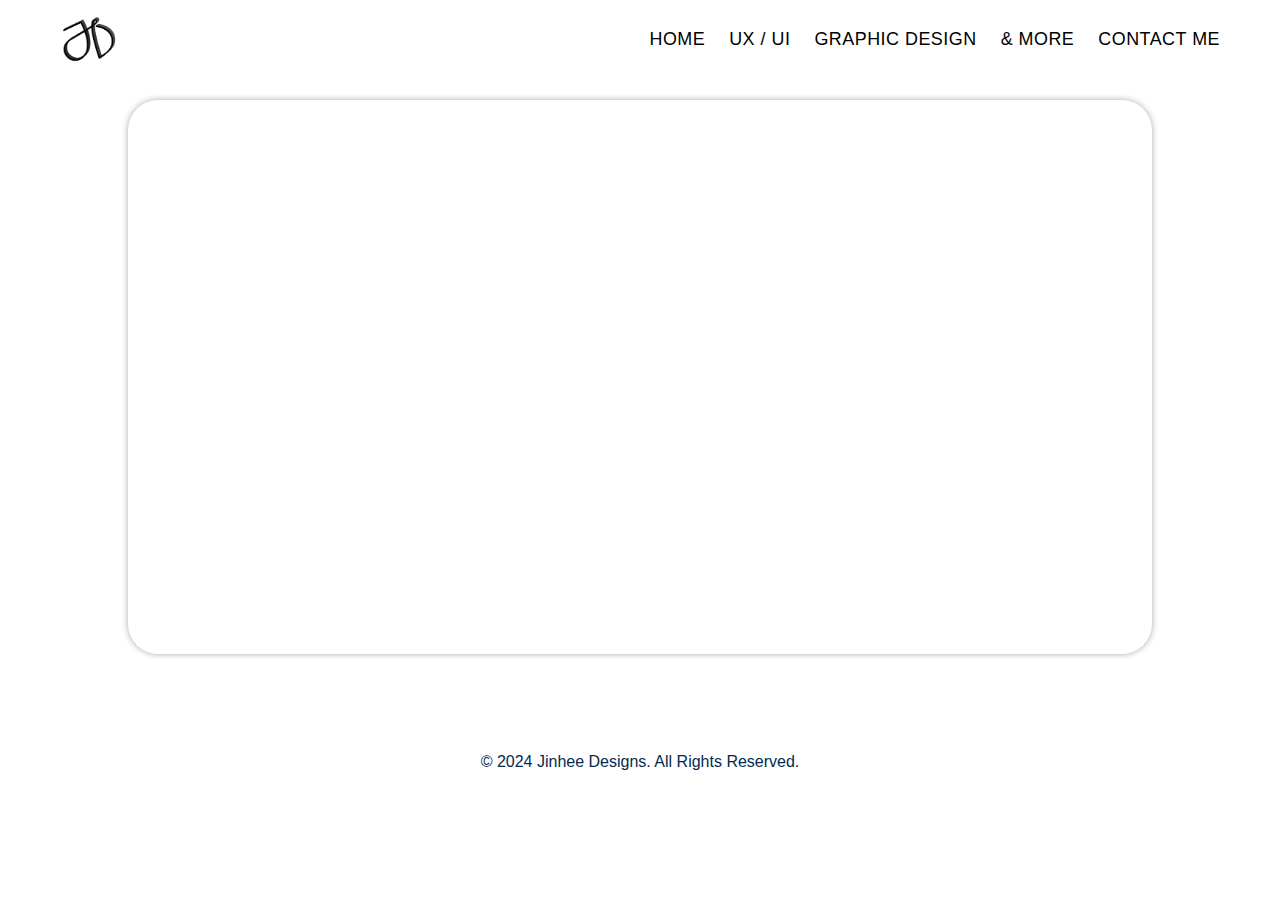
<file: 3rdmoon.html>
<!DOCTYPE html>
<html lang="en">
<head>
    <meta charset="UTF-8">
    <meta name="viewport" content="width=device-width,initial-scale=1.0">
    <link rel="stylesheet" href="global.css">
    <title>Multimedia Career Starter Kit</title>
</head>
<body>
    <header class="projectheader">
        <img src="assets/logo-icon.png" alt="Jinhee Designs logo symbol">
        <nav class="starterkit">
            <ul>
                <li><a href="index.html">Home</a></li>
                <li><a href="uxui.html">UX / UI</a></li>
                <li><a href="graphicdesign.html">Graphic Design</a></li>
                <li><a href="more.html">& more</a></li>
                <li><a href="contact.html">CONTACT ME</a></li>
            </ul>
        </nav>
    </header>
    <main>
        <div class="detail">
            <iframe class="responsive-iframe" src="https://www.figma.com/embed?embed_host=share&url=https%3A%2F%2Fwww.figma.com%2Fproto%2Fb0DztRNBhwgHIf1umZAw7a%2FDetail-Page%3Fpage-id%3D35%253A3%26node-id%3D238-7850%26viewport%3D-1911%252C1224%252C0.41%26t%3DMKya7hg2GHdy6RAW-1%26scaling%3Dscale-down-width%26content-scaling%3Dfixed%26hide-ui%3D1" allowfullscreen></iframe>
        </div>
    </main>
    <footer>
        <p class="copyright">&copy; 2024 Jinhee Designs. All Rights Reserved.</p>
    </footer>
</body>
</html>
</file>
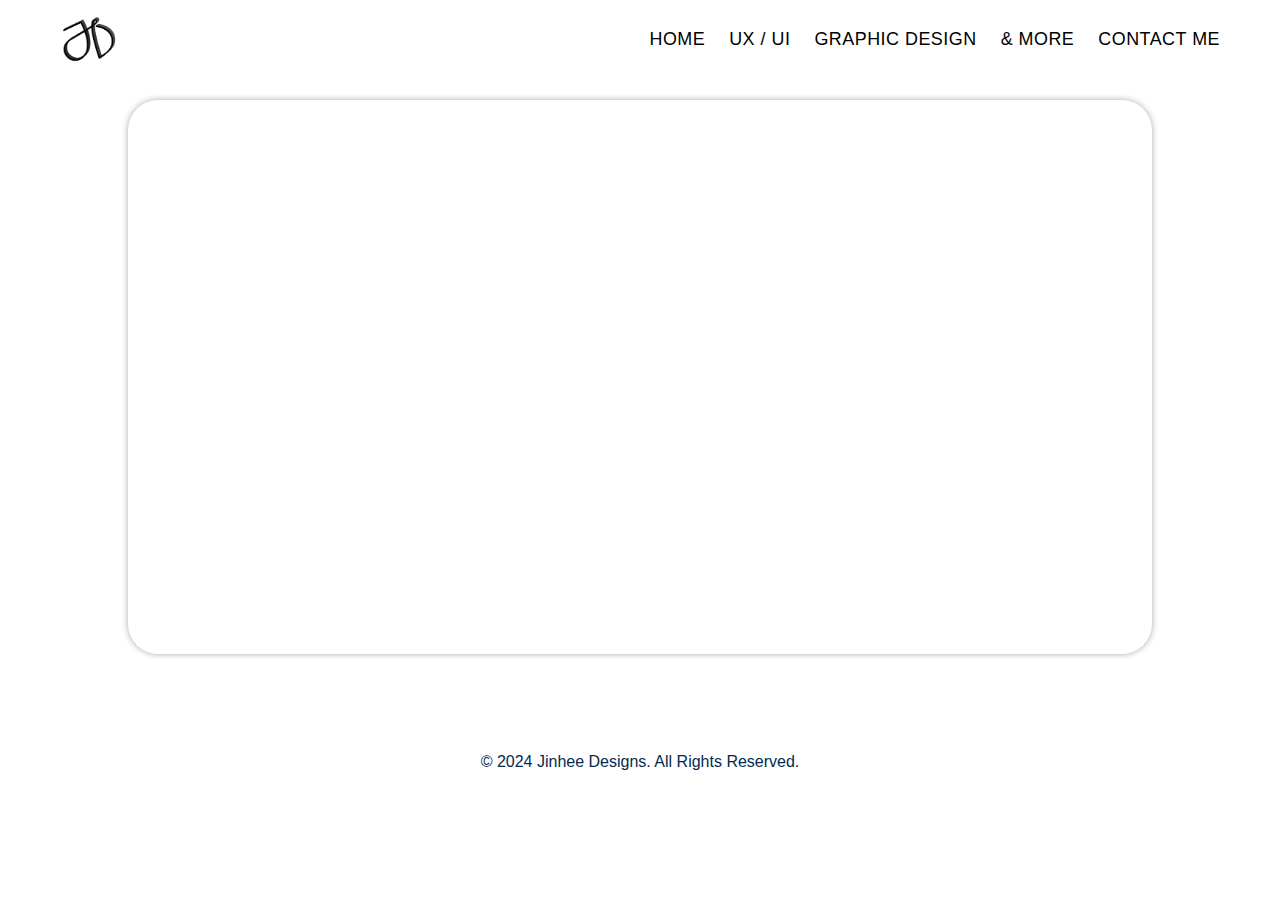
<file: backstories.html>
<!DOCTYPE html>
<html lang="en">
<head>
    <meta charset="UTF-8">
    <meta name="viewport" content="width=device-width,initial-scale=1.0">
    <link rel="stylesheet" href="global.css">
    <title>Multimedia Career Starter Kit</title>
</head>
<body>
    <header class="projectheader">
        <img src="assets/logo-icon.png" alt="Jinhee Designs logo symbol">
        <nav class="starterkit">
            <ul>
                <li><a href="index.html">Home</a></li>
                <li><a href="uxui.html">UX / UI</a></li>
                <li><a href="graphicdesign.html">Graphic Design</a></li>
                <li><a href="more.html">& more</a></li>
                <li><a href="contact.html">CONTACT ME</a></li>
            </ul>
        </nav>
    </header>
    <main>
        <div class="detail">
            <iframe class="responsive-iframe" src="https://www.figma.com/embed?embed_host=share&url=https%3A%2F%2Fwww.figma.com%2Fproto%2Fb0DztRNBhwgHIf1umZAw7a%2FDetail-Page%3Fpage-id%3D35%253A4%26node-id%3D214-4105%26viewport%3D501%252C1854%252C0.31%26t%3DegaRvMw2KvG54Rnw-1%26scaling%3Dscale-down-width%26content-scaling%3Dfixed%26hide-ui%3D1" allowfullscreen></iframe>
        </div>
    </main>
    <footer>
        <p class="copyright">&copy; 2024 Jinhee Designs. All Rights Reserved.</p>
    </footer>
</body>
</html>
</file>
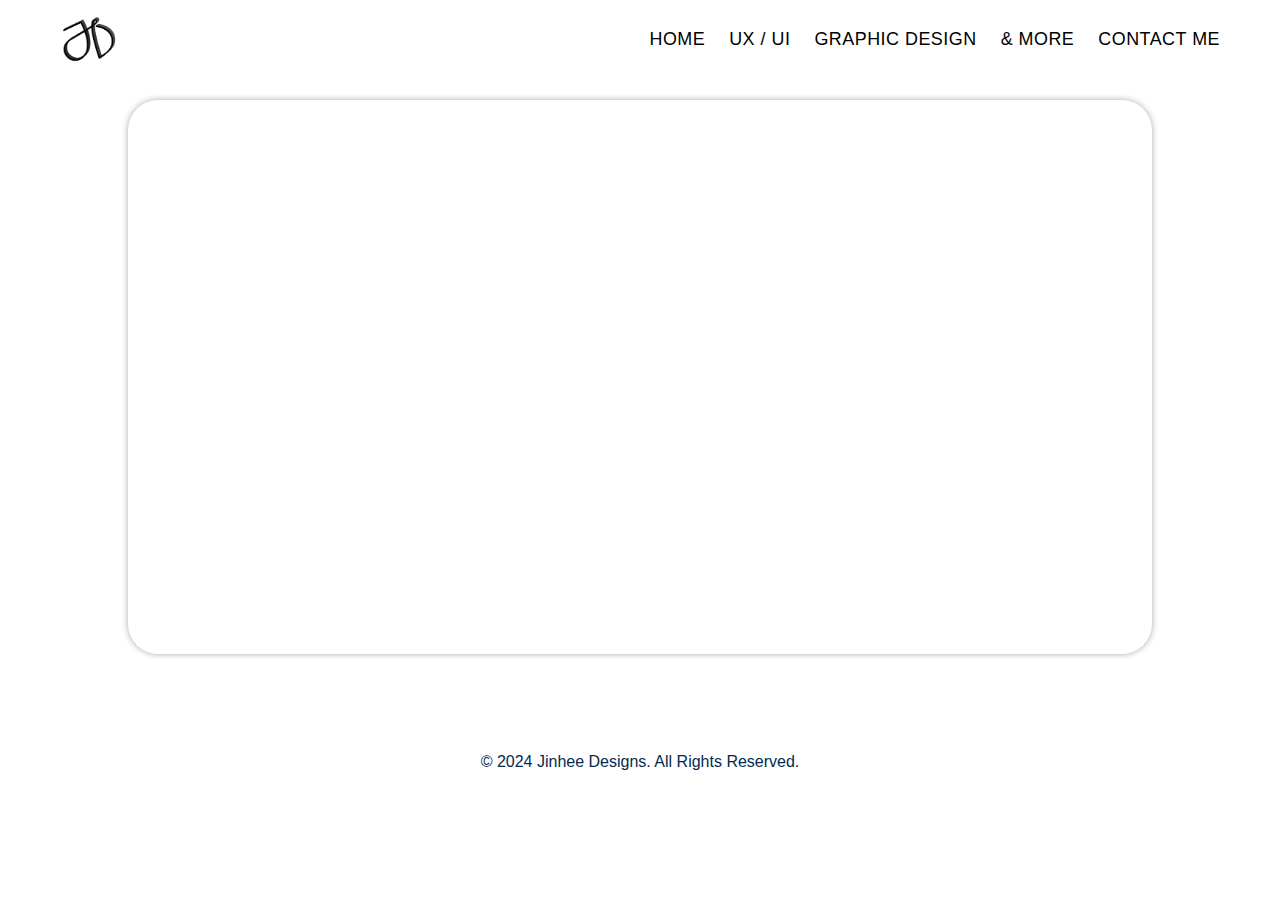
<file: clockapp.html>
<!DOCTYPE html>
<html lang="en">
<head>
    <meta charset="UTF-8">
     <meta name="viewport" content="width=device-width,initial-scale=1.0">
    <link rel="stylesheet" href="global.css">
    <title>Multimedia Career Starter Kit</title>
</head>
<body>
    <header class="projectheader">
        <img src="assets/logo-icon.png" alt="Jinhee Designs logo symbol">
        <nav class="starterkit">
            <ul>
                <li><a href="index.html">Home</a></li>
                <li><a href="uxui.html">UX / UI</a></li>
                <li><a href="graphicdesign.html">Graphic Design</a></li>
                <li><a href="more.html">& more</a></li>
                <li><a href="contact.html">CONTACT ME</a></li>
            </ul>
        </nav>
    </header>
    <main>
        <div class="detail">
            <iframe class="responsive-iframe" src="https://www.figma.com/embed?embed_host=share&url=https%3A%2F%2Fwww.figma.com%2Fproto%2Fb0DztRNBhwgHIf1umZAw7a%2FDetail-Page%3Fpage-id%3D35%253A2%26node-id%3D496-1730%26viewport%3D17%252C516%252C0.06%26t%3D579vM3OCHwicZkEs-1%26scaling%3Dscale-down-width%26content-scaling%3Dfixed%26hide-ui%3D1" allowfullscreen></iframe>
        </div>
    </main>
    <footer>
        <p class="copyright">&copy; 2024 Jinhee Designs. All Rights Reserved.</p>
    </footer>
</body>
</html>
</file>
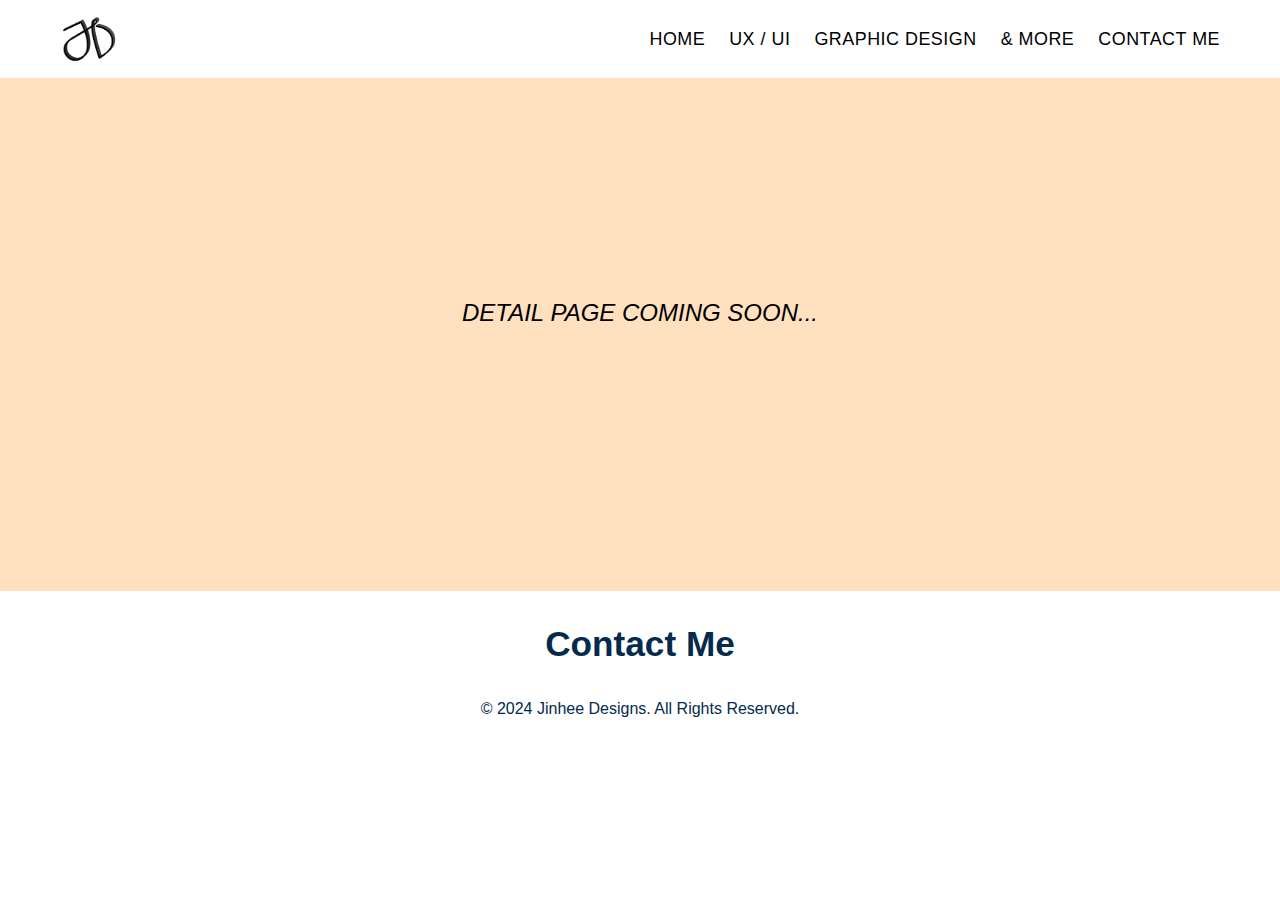
<file: comingsoon.html>
<!DOCTYPE html>
<html lang="en">
<head>
    <meta charset="UTF-8">
    <meta name="viewport" content="width=device-width,initial-scale=1.0">
    <link rel="stylesheet" href="global.css">
    <title>& More</title>
</head>
<body>
    <header>
        <img src="assets/logo-icon.png" alt="Jinhee Designs logo symbol">
        <nav>
            <ul>
                <li><a href="index.html">Home</a></li>
                <li><a href="uxui.html">UX / UI</a></li>
                <li><a href="graphicdesign.html">Graphic Design</a></li>
                <li><a href="more.html">& more</a></li>
                <li><a href="contact.html">CONTACT ME</a></li>
            </ul>
        </nav>
    </header>
    <main>
        <div class="soon">
            <h1>Detail page coming soon...</h1>
        </div>
    </main>
    <footer>
        <h2><a href="contact.html">Contact Me</a></h2>
        <p class="copyright">&copy; 2024 Jinhee Designs. All Rights Reserved.</p>
    </footer>
</body>
</html>
</file>
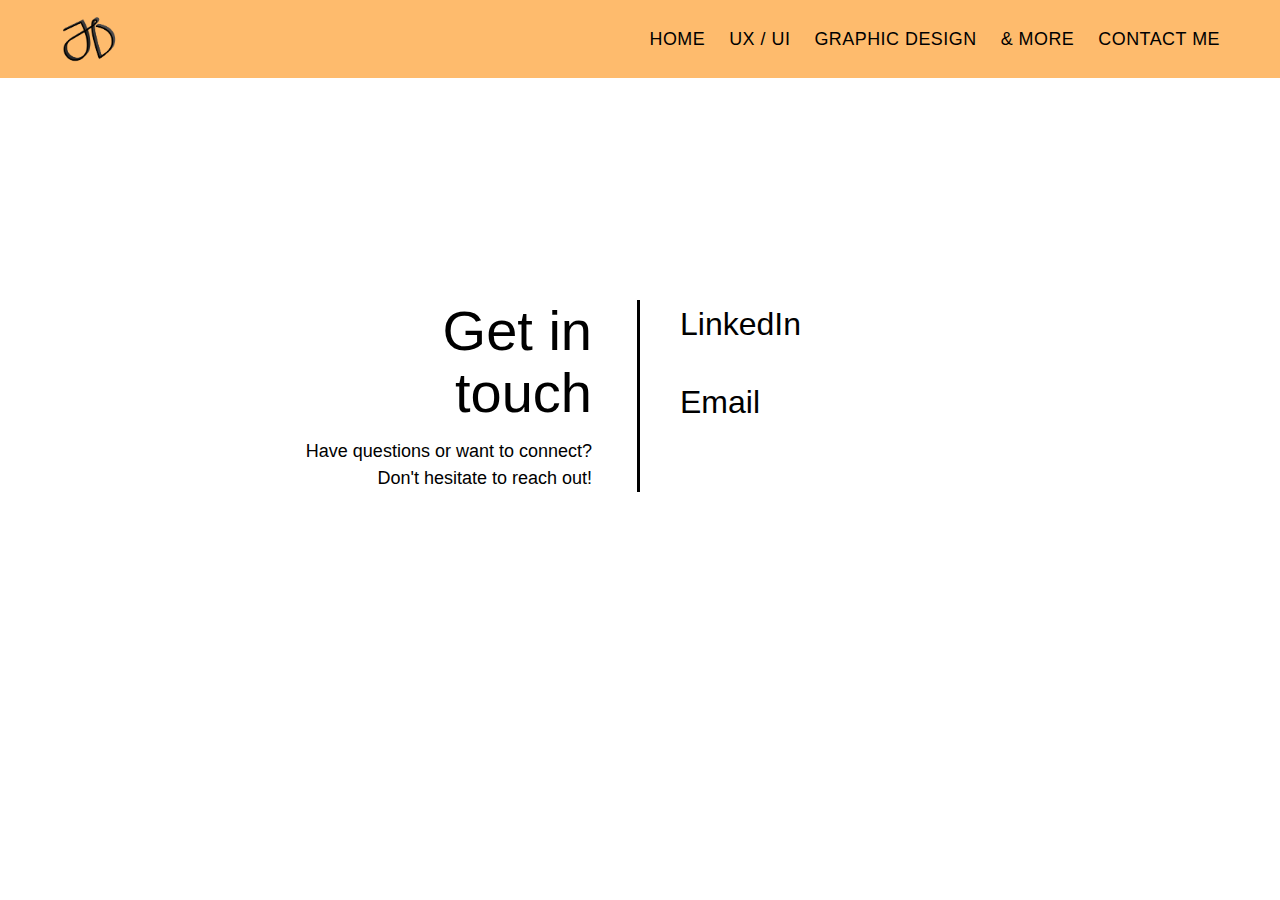
<file: contact.html>
<!DOCTYPE html>
<html lang="en">
<head>
    <meta charset="UTF-8">
    <meta name="viewport" content="width=device-width,initial-scale=1.0">
    <link rel="stylesheet" href="global.css">
    <title>Contact Me</title>
</head>
<body class="contactpage">
    <header>
        <img src="assets/logo-icon.png" alt="Jinhee Designs logo symbol">
        <nav>
            <ul>
                <li><a href="index.html">Home</a></li>
                <li><a href="uxui.html">UX / UI</a></li>
                <li><a href="graphicdesign.html">Graphic Design</a></li>
                <li><a href="more.html">& more</a></li>
                <li><a href="contact.html">CONTACT ME</a></li>
            </ul>
        </nav>
    </header>
    <main>
        <div class="contact">
            <div class="contact-head">
                <h1>Get in touch</h1>
                <p>Have questions or want to connect?<br>
                Don't hesitate to reach out!</p>
            </div>
            <ul>
                <li><a href="https://www.linkedin.com/in/jinhee-hwang/">LinkedIn</a></li>
                <li><a href="mailto:jeneeh97818@gmail.com">Email</a></li>
                <!-- <li><a href="#">Direct Message</a></li> -->
            </ul>
        </div>
    </main>
</body>
</html>
</file>
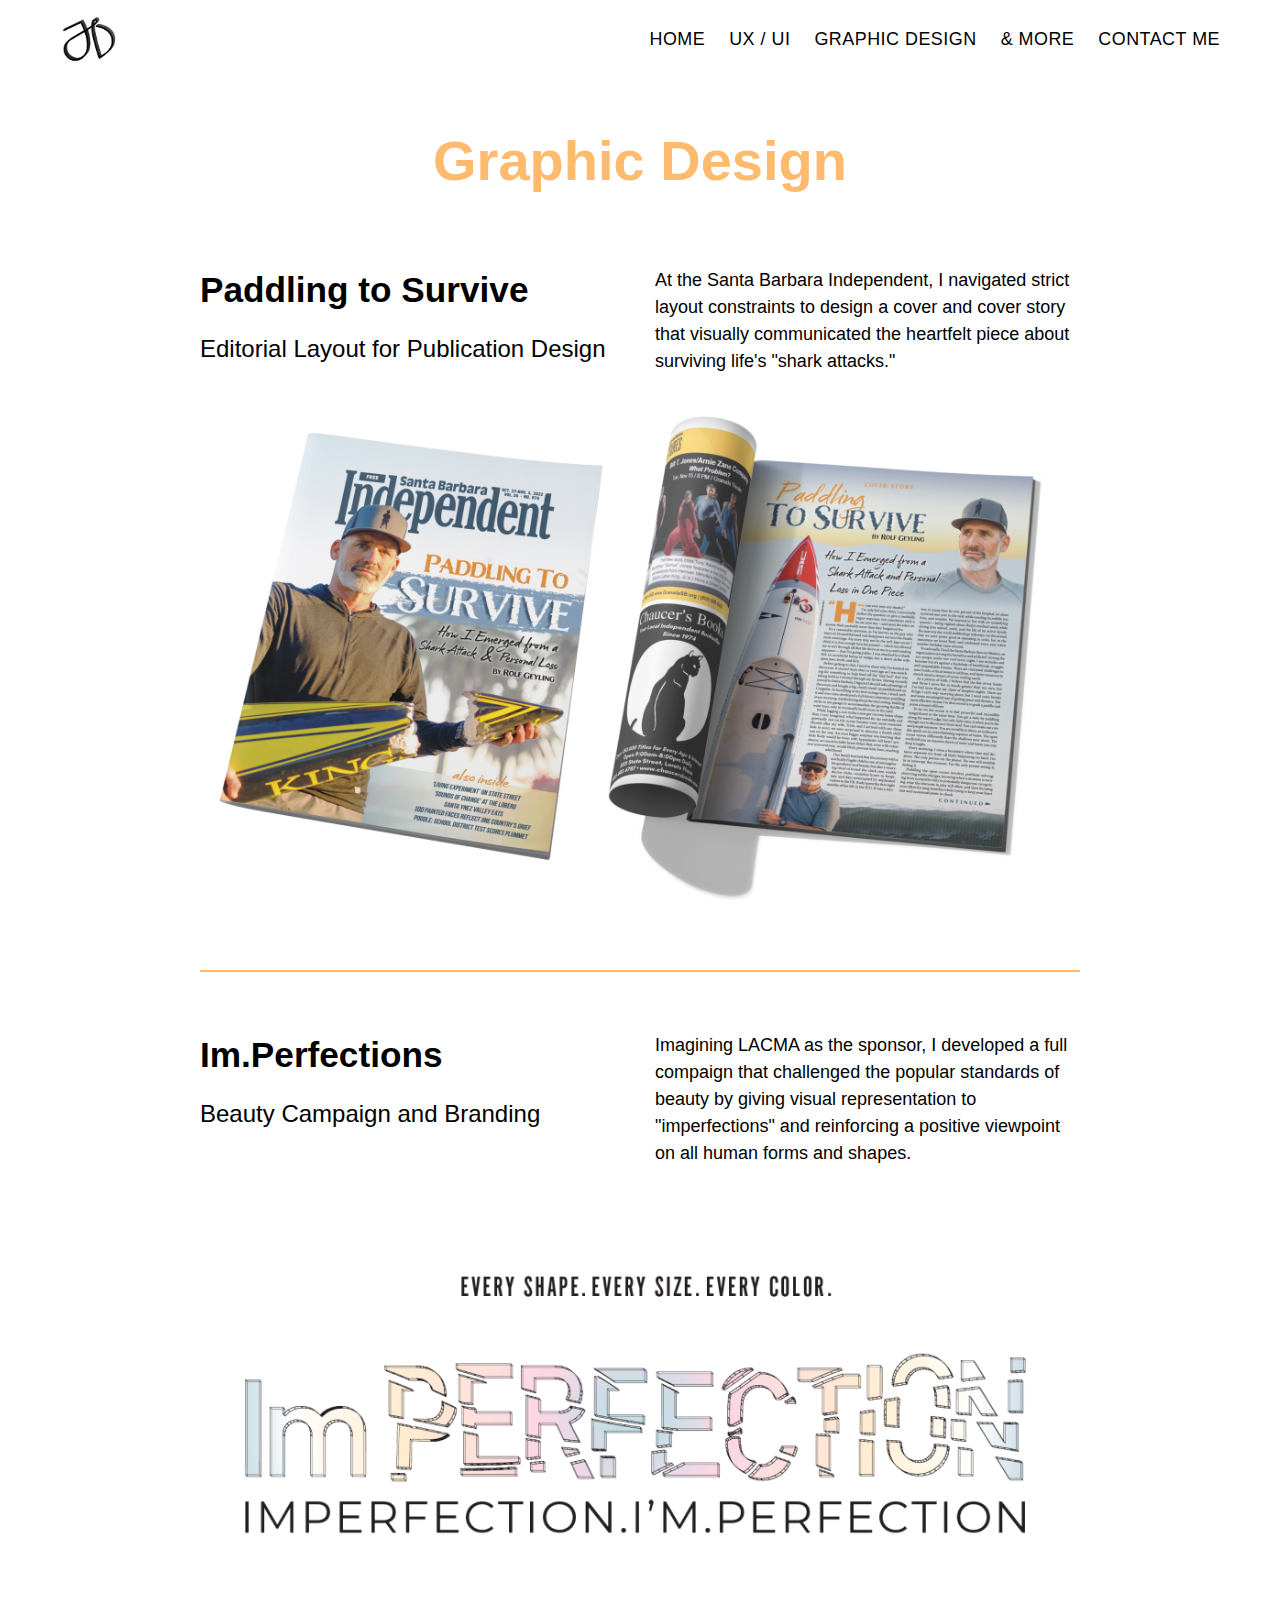
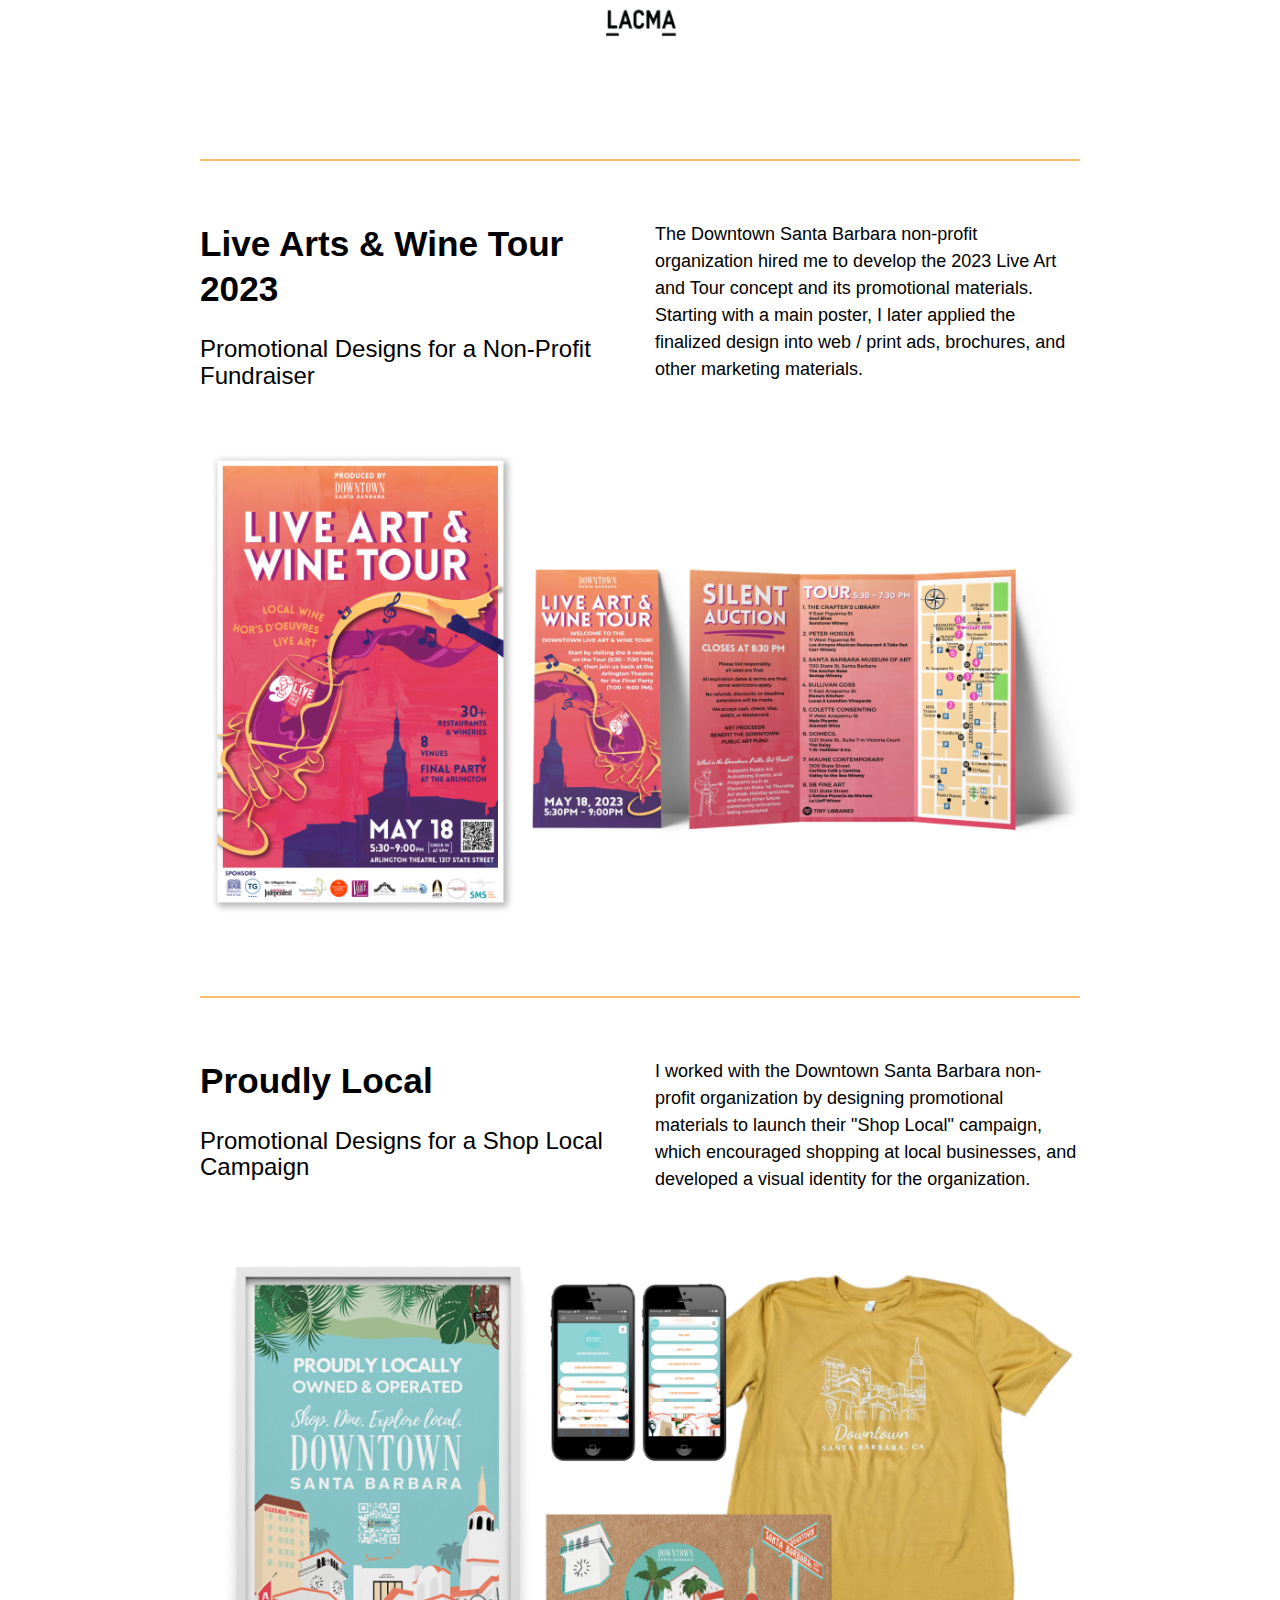
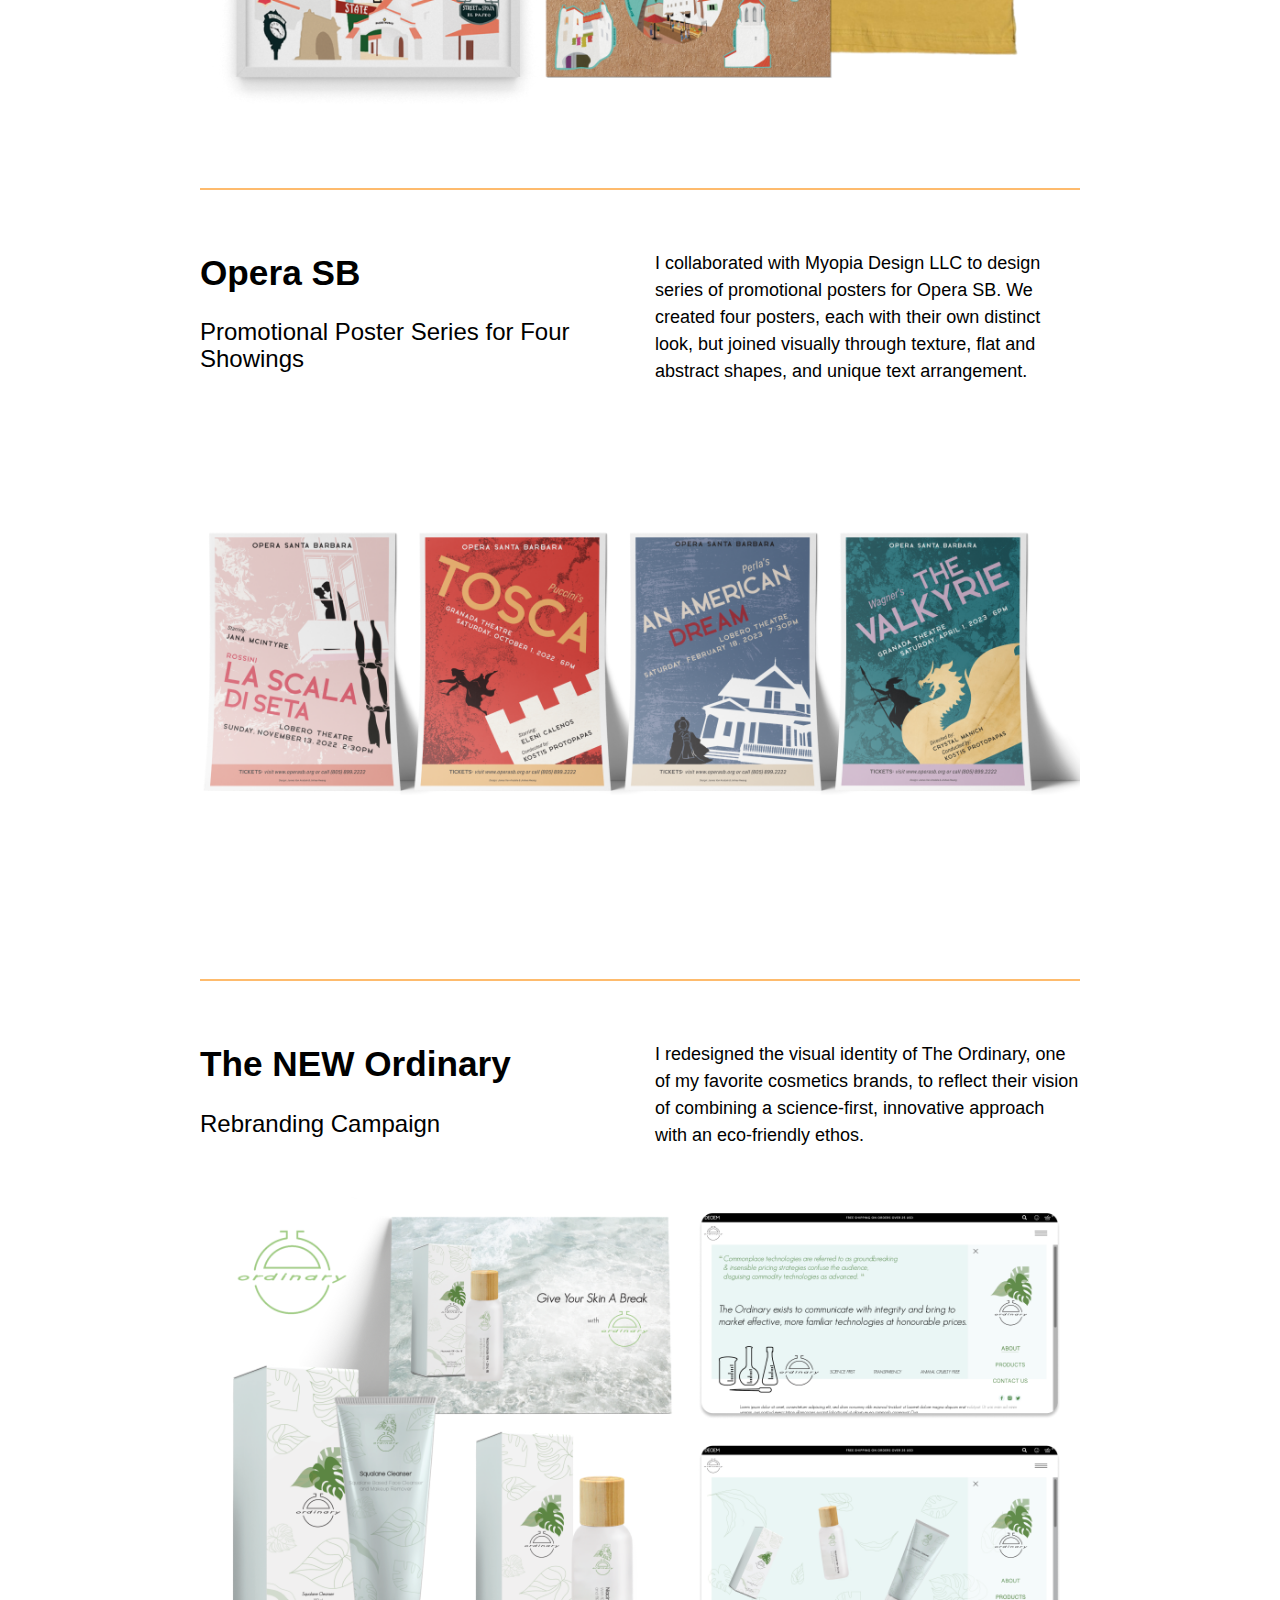
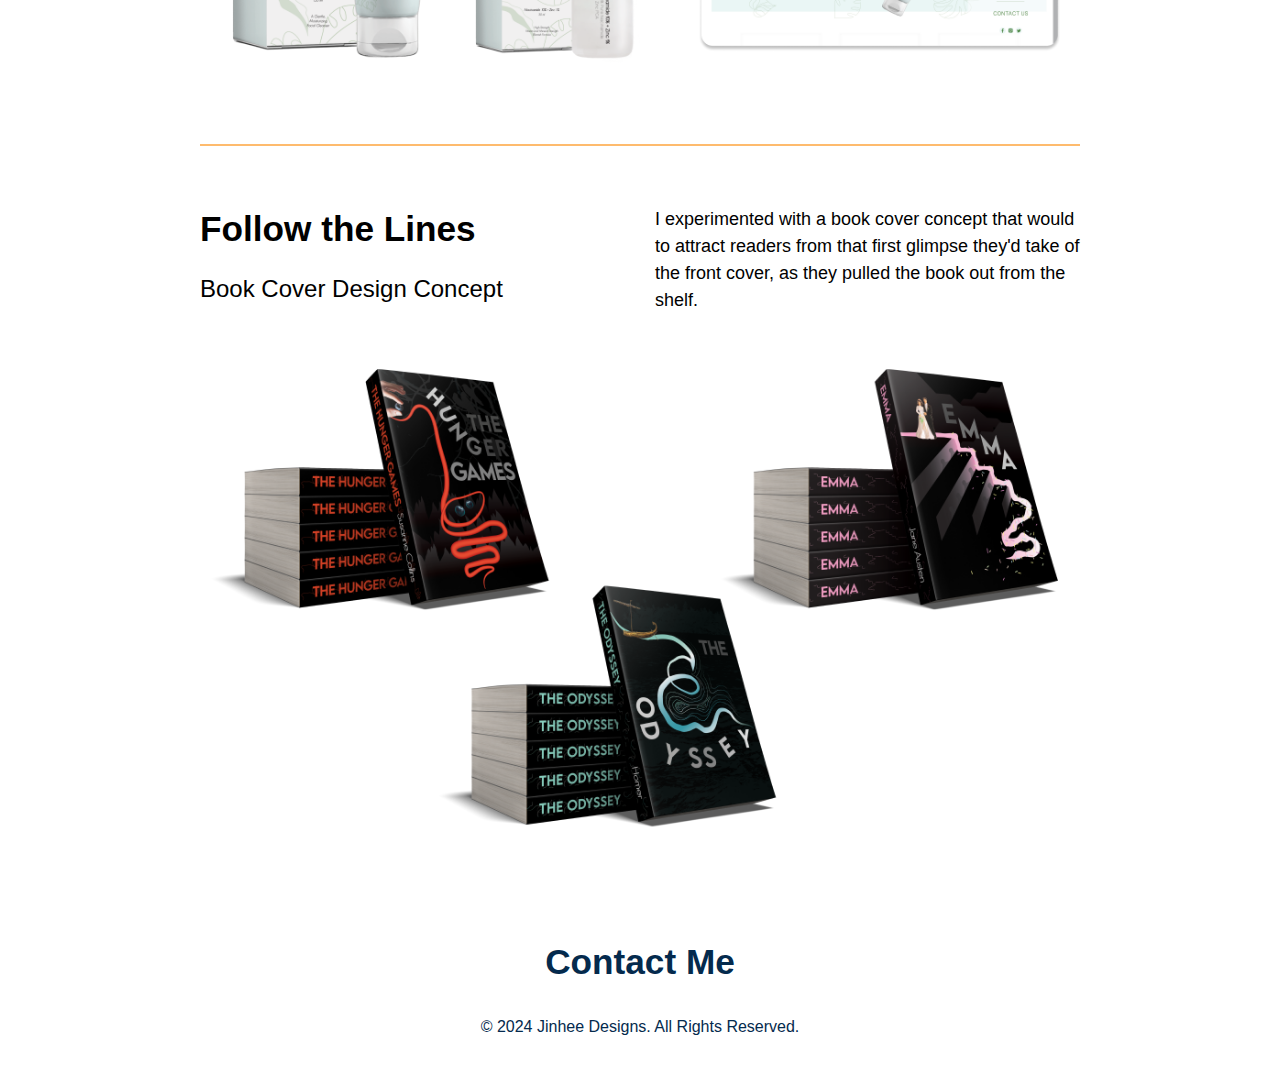
<file: graphicdesign.html>
<!DOCTYPE html>
<html lang="en">
<head>
    <meta charset="UTF-8">
    <meta name="viewport" content="width=device-width,initial-scale=1.0">
    <link rel="stylesheet" href="global.css">
    <title>Graphic Design Work</title>
</head>
<body>
    <header>
        <img src="assets/logo-icon.png" alt="Jinhee Designs logo symbol">
        <nav>
            <ul>
                <li><a href="index.html">Home</a></li>
                <li><a href="uxui.html">UX / UI</a></li>
                <li><a href="graphicdesign.html">Graphic Design</a></li>
                <li><a href="more.html">& more</a></li>
                <li><a href="contact.html">CONTACT ME</a></li>
            </ul>
        </nav>
    </header>
    <main>
        <div class="category">
            <h1>Graphic Design</h1>
        </div>
        <div class="work">
            <div class="item">
                <div class="item-head">
                    <h2>Paddling to Survive</h2>
                    <h3>Editorial Layout for Publication Design</h3>
                </div>
                <p>At the Santa Barbara Independent, I navigated strict layout constraints to design a cover and cover story that visually communicated the heartfelt piece about surviving life's "shark attacks."</p>
                <a href="https://acrobat.adobe.com/id/urn:aaid:sc:va6c2:75a2b2c9-8532-4cd4-9cea-cada8405c9e7" target="_blank" rel="noopener noreferrer"><img src="assets/paddling-thumb.png" alt="Magazine front cover and cover page"></a>
            </div>
            <div class="item">
                <div class="item-head">
                    <h2>Im.Perfections</h2>
                    <h3>Beauty Campaign and Branding</h3>
                </div>
                <p>Imagining LACMA as the sponsor, I developed a full compaign that challenged the popular standards of beauty by giving visual representation to "imperfections" and reinforcing a positive viewpoint on all human forms and shapes. </p>
                <a href="https://acrobat.adobe.com/id/urn:aaid:sc:va6c2:97106c59-5281-4a16-940c-9f8a80fd95c4" target="_blank" rel="noopener noreferrer"><img src="assets/imperfections-thumb.png" alt="Im.Perfections Logo"></a>
            </div>
            <div class="item">
                <div class="item-head">
                    <h2>Live Arts & Wine Tour 2023</h2>
                    <h3>Promotional Designs for a Non-Profit Fundraiser</h3>
                </div>
                <p>The Downtown Santa Barbara non-profit organization hired me to develop the 2023 Live Art and Tour concept and its promotional materials. Starting with a main poster, I later applied the finalized design into web / print ads, brochures, and other marketing materials. </p>
                <a href="comingsoon.html"><img src="assets/laaw-thumb.png" alt="Poster and tri-fold brochure"></a>
            </div>
            <div class="item">
                <div class="item-head">
                    <h2>Proudly Local</h2>
                    <h3>Promotional Designs for a Shop Local Campaign</h3>
                </div>
                <p>I worked with the Downtown Santa Barbara non-profit organization by designing promotional materials to launch their "Shop Local" campaign, which encouraged shopping at local businesses, and developed a visual identity for the organization.</p>
                <a href="https://acrobat.adobe.com/id/urn:aaid:sc:VA6C2:f68aafd6-e014-42ac-95eb-8e7ff865ea34" target="_blank" rel="noopener noreferrer"><img src="assets/proudly-thumb.png" alt="Poster, phone mockup, stickers, t-shirt"></a>
            </div>
            <div class="item">
                <div class="item-head">
                    <h2>Opera SB</h2>
                    <h3>Promotional Poster Series for Four Showings</h3>
                </div>
                <p>I collaborated with Myopia Design LLC to design series of promotional posters for Opera SB. We created four posters, each with their own distinct look, but joined visually through texture, flat and abstract shapes, and unique text arrangement.</p>
                <a href="comingsoon.html"><img src="assets/operasb-thumb.png" alt="Four poster mockups"></a>
            </div>
            <div class="item">
                <div class="item-head">
                    <h2>The NEW Ordinary</h2>
                    <h3>Rebranding Campaign</h3>
                </div>
                <p>I redesigned the visual identity of The Ordinary, one of my favorite cosmetics brands, to reflect their vision of combining a science-first, innovative approach with an eco-friendly ethos.</p>
                <a href="https://acrobat.adobe.com/id/urn:aaid:sc:va6c2:3877b123-cc59-430c-baeb-7872ffa1b114" target="_blank" rel="noopener noreferrer"><img src="assets/ordinary-thumb.png" alt="skincare product, packaging, marketing poster"></a>
            </div>
            <div class="item">
                <div class="item-head">
                    <h2>Follow the Lines</h2>
                    <h3>Book Cover Design Concept</h3>
                </div>
                <p>I experimented with a book cover concept that would to attract readers from that first glimpse they'd take of the front cover, as they pulled the book out from the shelf.</p>
                <a href="comingsoon.html"><img src="assets/books-thumb.png" alt="Three book cover mockups"></a>
            </div>
        </div>
    </main>
    <footer>
        <h2><a href="contact.html">Contact Me</a></h2>
        <p class="copyright">&copy; 2024 Jinhee Designs. All Rights Reserved.</p>
    </footer>
</body>
</html>
</file>
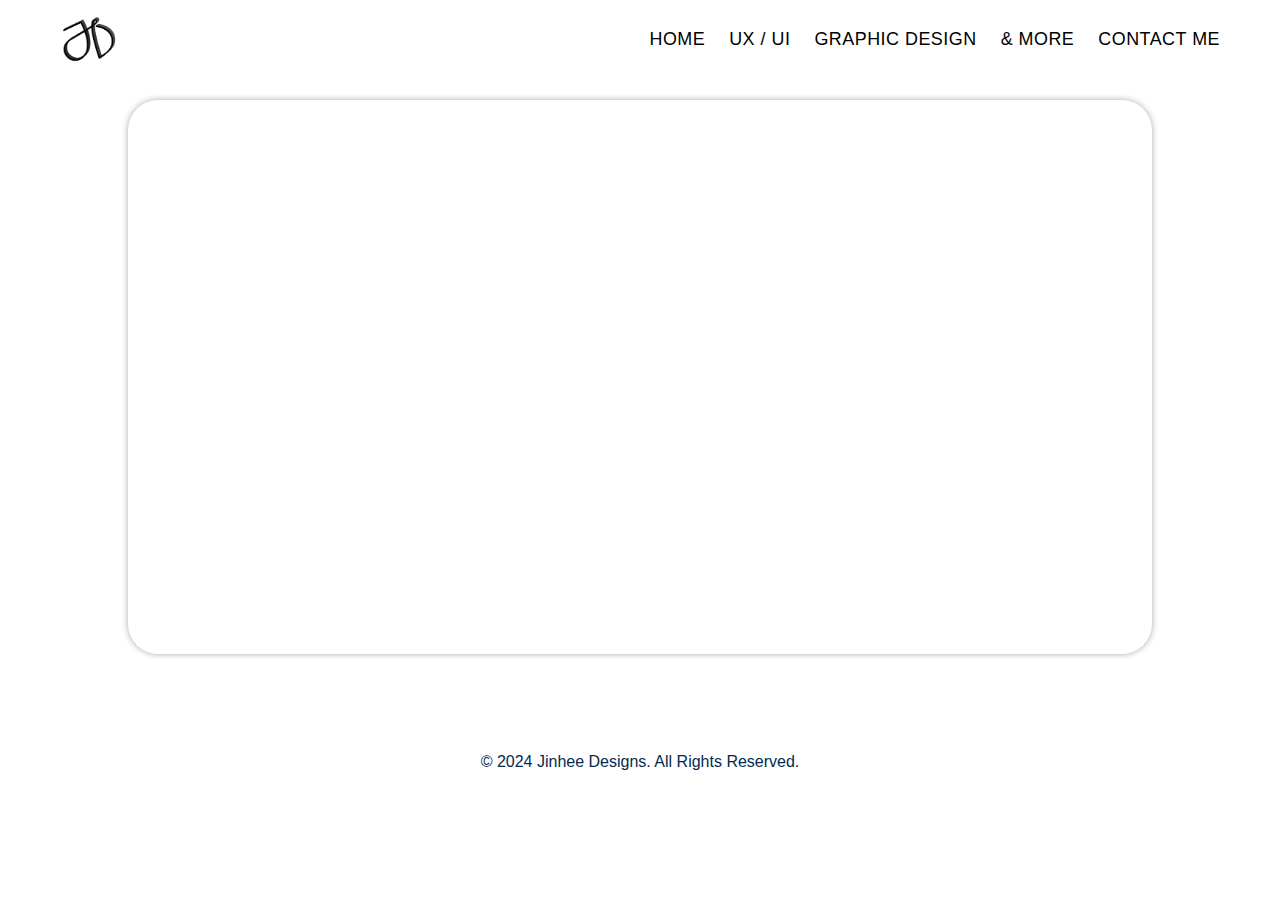
<file: multcareerstarter.html>
<!DOCTYPE html>
<html lang="en">
<head>
    <meta charset="UTF-8">
    <meta name="viewport" content="width=device-width,initial-scale=1.0">
    <link rel="stylesheet" href="global.css">
    <title>Multimedia Career Starter Kit</title>
</head>
<body>
    <header class="projectheader">
        <img src="assets/logo-icon.png" alt="Jinhee Designs logo symbol">
        <nav class="starterkit">
            <ul>
                <li><a href="index.html">Home</a></li>
                <li><a href="uxui.html">UX / UI</a></li>
                <li><a href="graphicdesign.html">Graphic Design</a></li>
                <li><a href="more.html">& more</a></li>
                <li><a href="contact.html">CONTACT ME</a></li>
            </ul>
        </nav>
    </header>
    <main>
        <div class="detail">
            <iframe class="responsive-iframe" src="https://www.figma.com/embed?embed_host=share&url=https%3A%2F%2Fwww.figma.com%2Fproto%2Fb0DztRNBhwgHIf1umZAw7a%2FDetail-Page%3Fpage-id%3D214%253A1805%26node-id%3D214-1977%26viewport%3D444%252C2210%252C0.25%26t%3DG1Cqq9RFw4Bj8naS-1%26scaling%3Dscale-down-width%26content-scaling%3Dfixed%26hide-ui%3D1" allowfullscreen></iframe>
        </div>
    </main>
    <footer>
        <p class="copyright">&copy; 2024 Jinhee Designs. All Rights Reserved.</p>
    </footer>
</body>
</html>
</file>
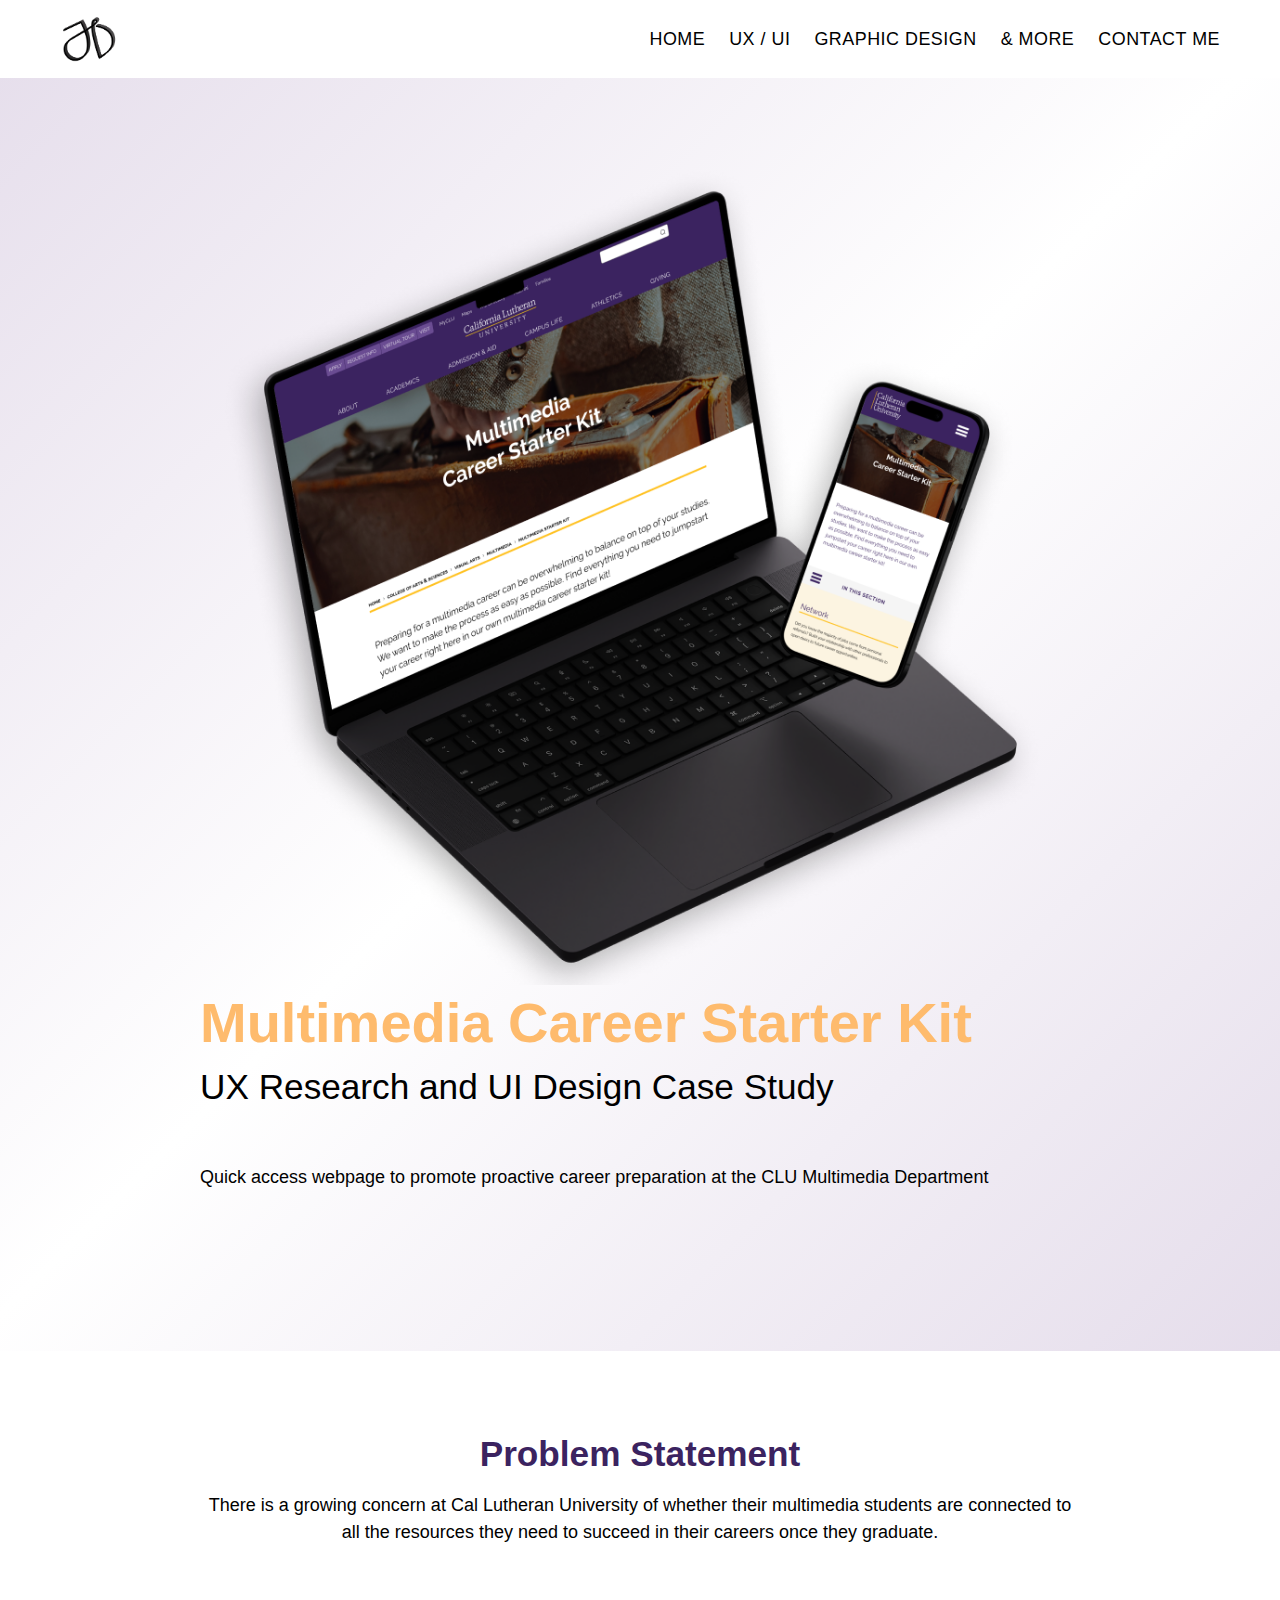
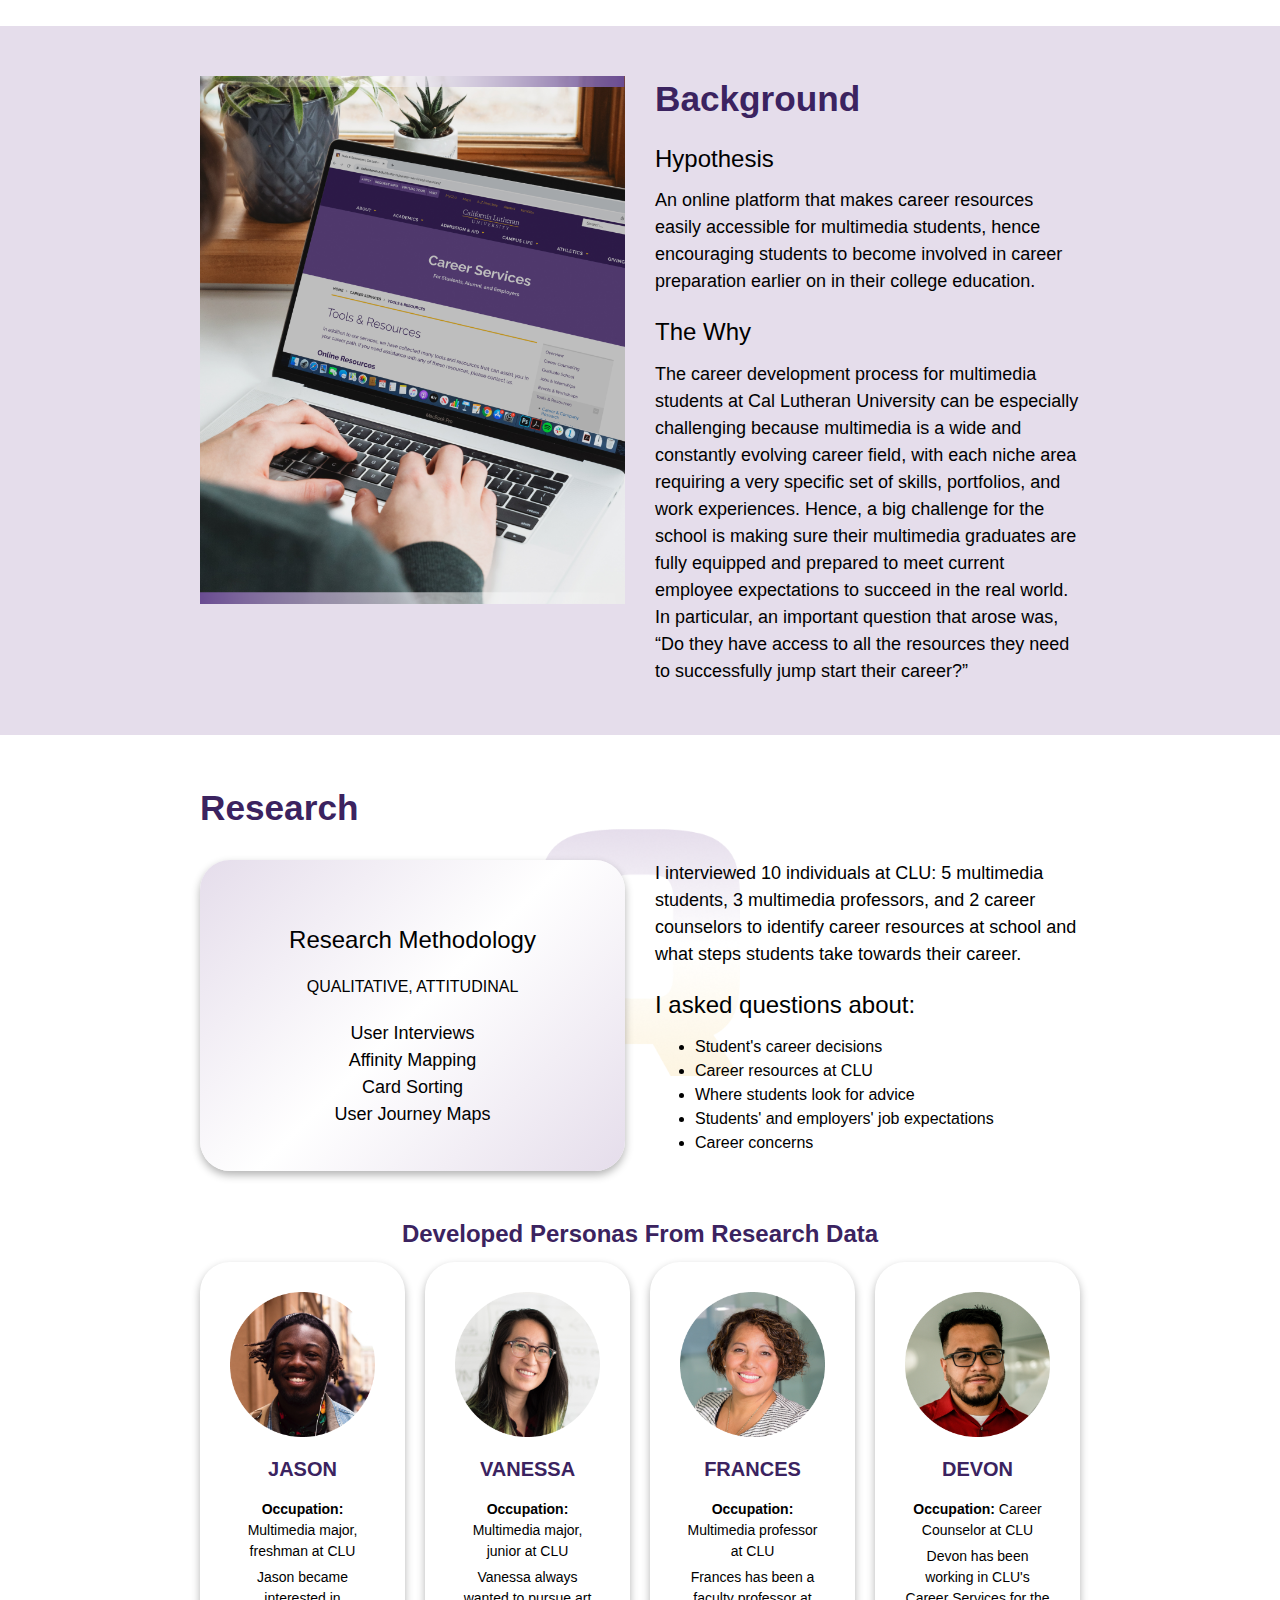
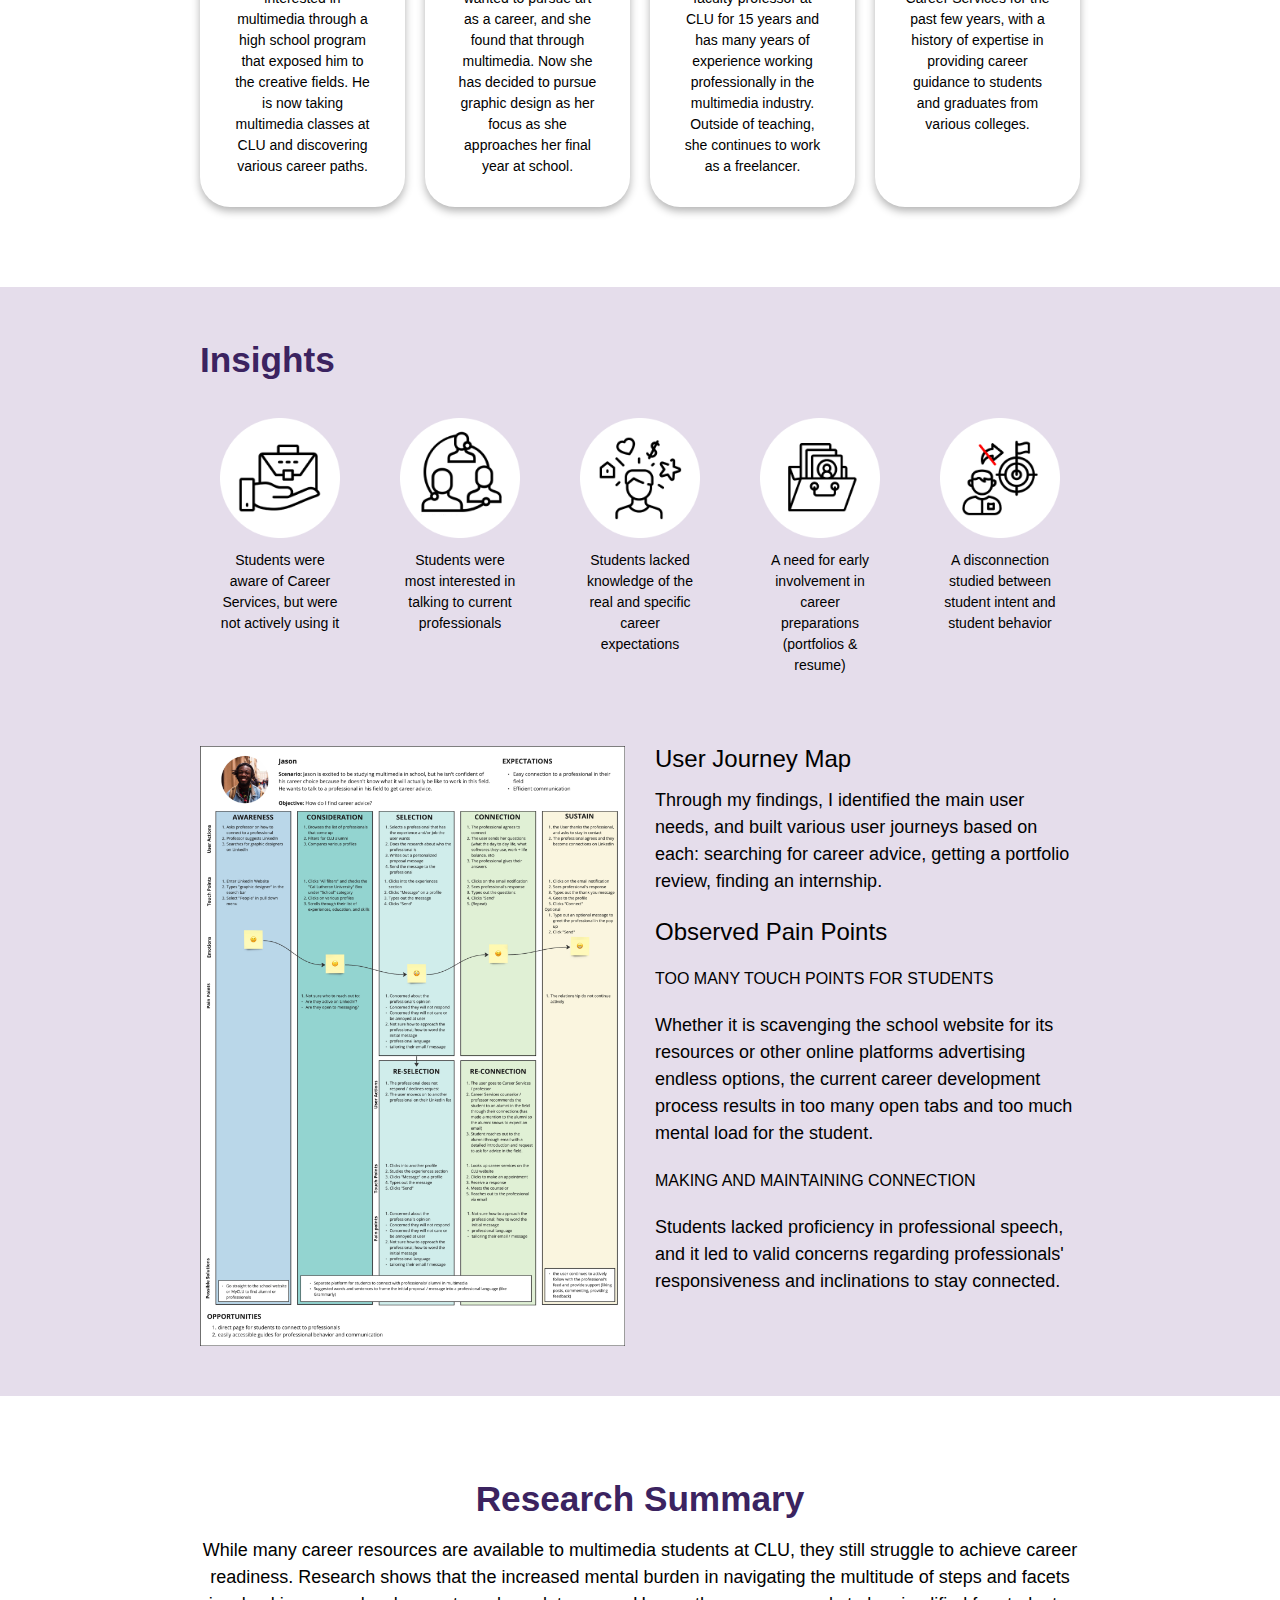
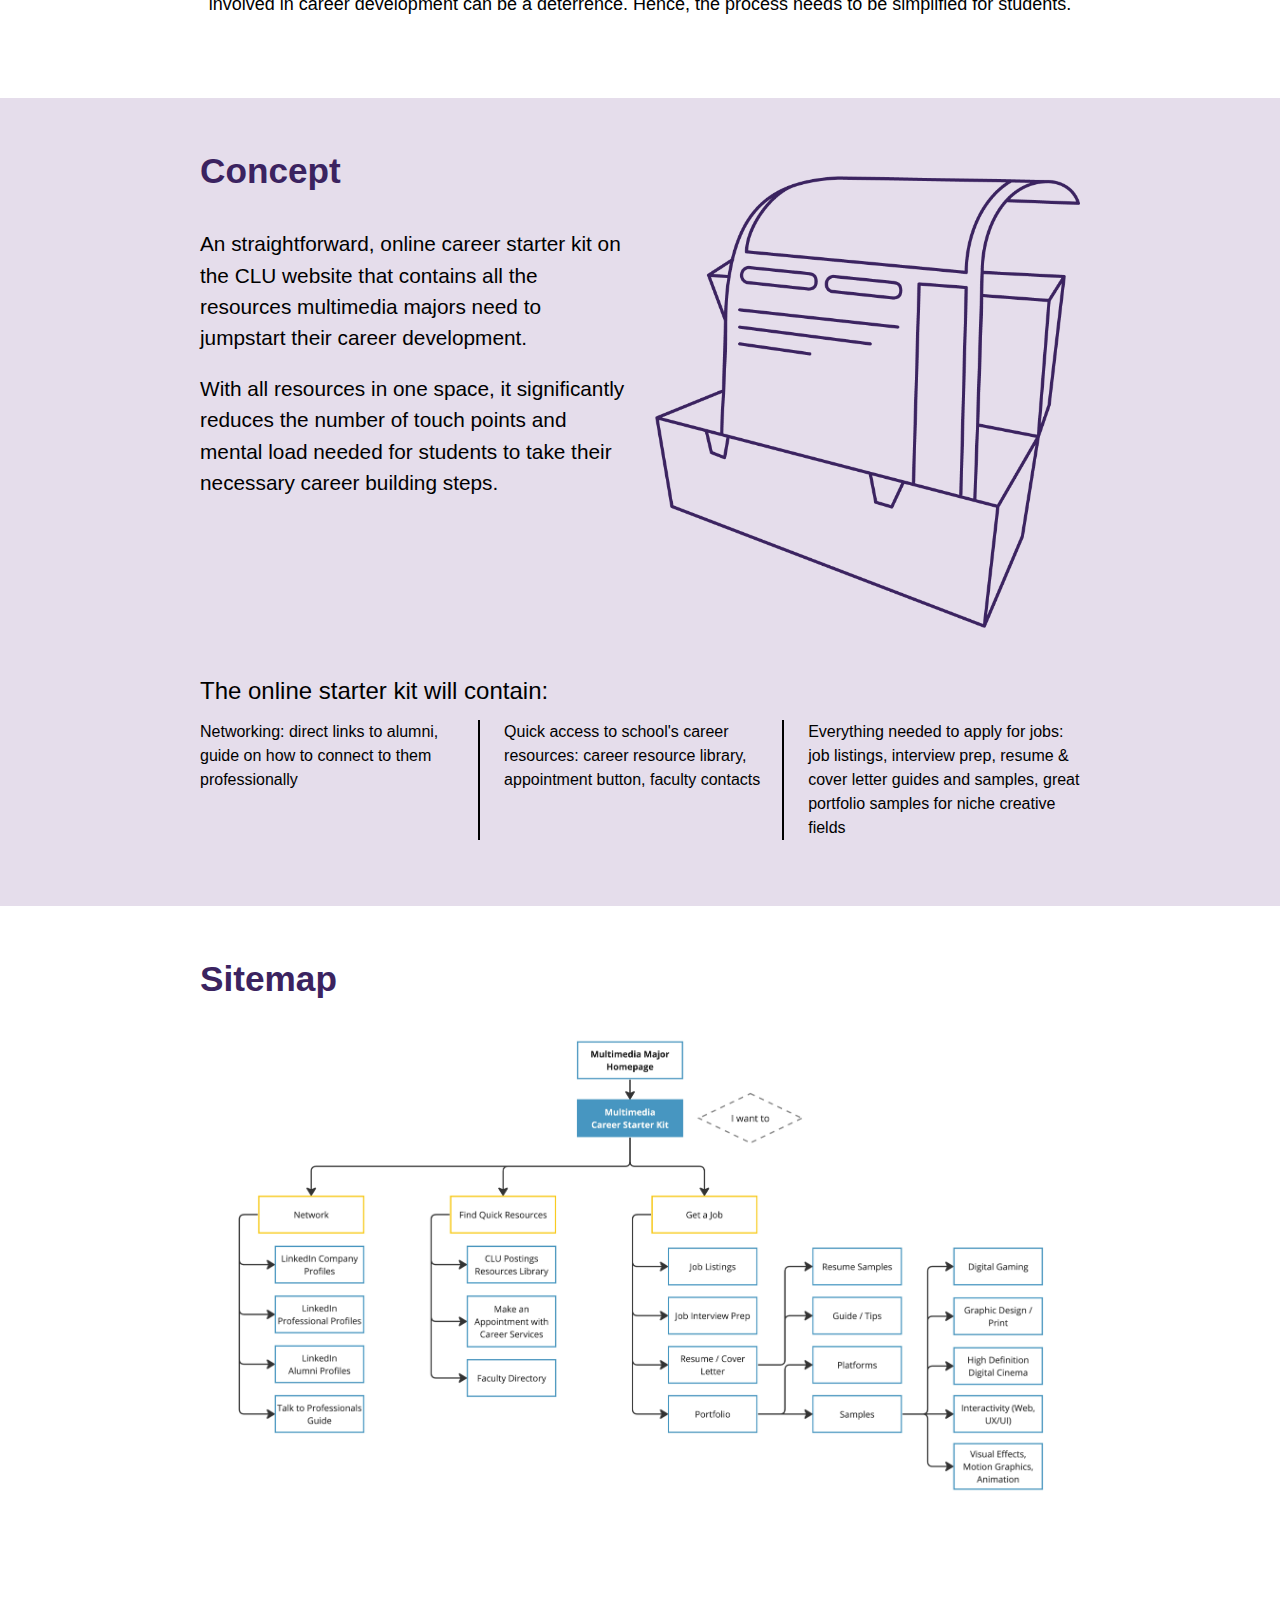
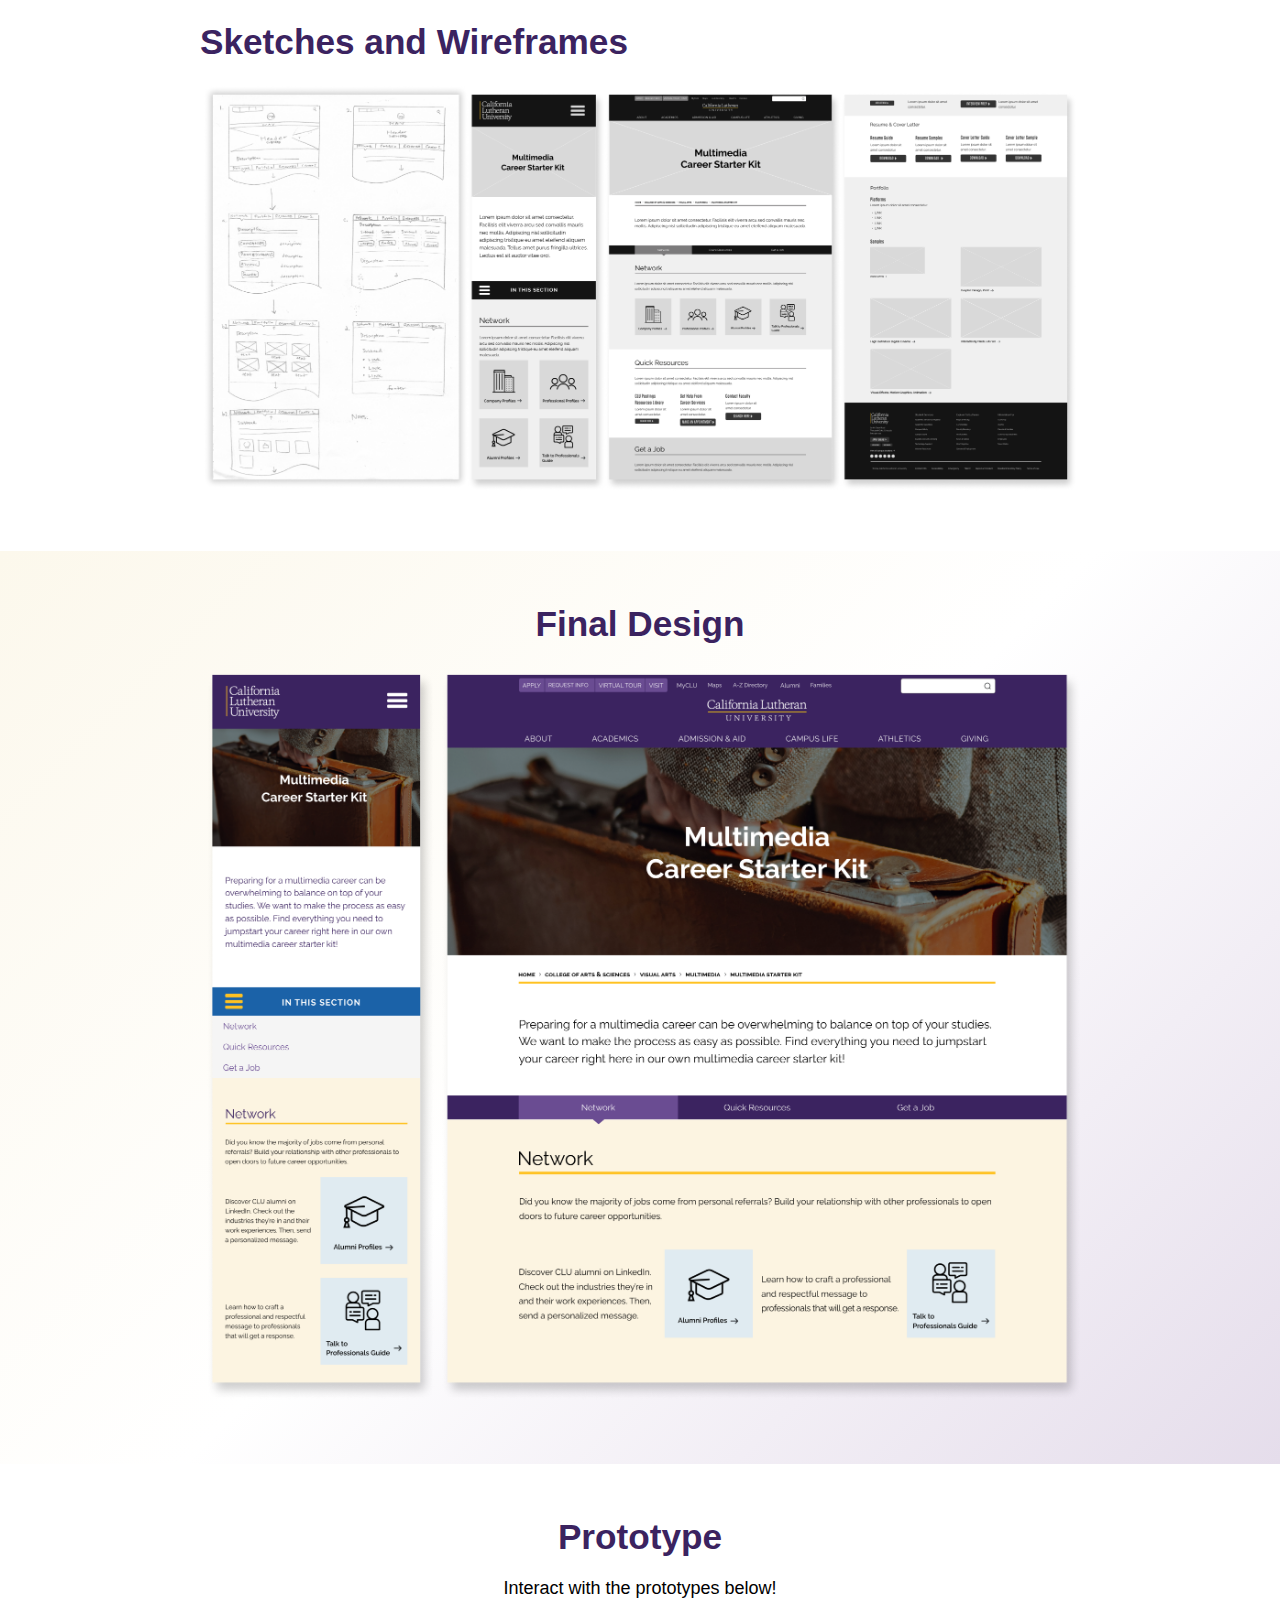
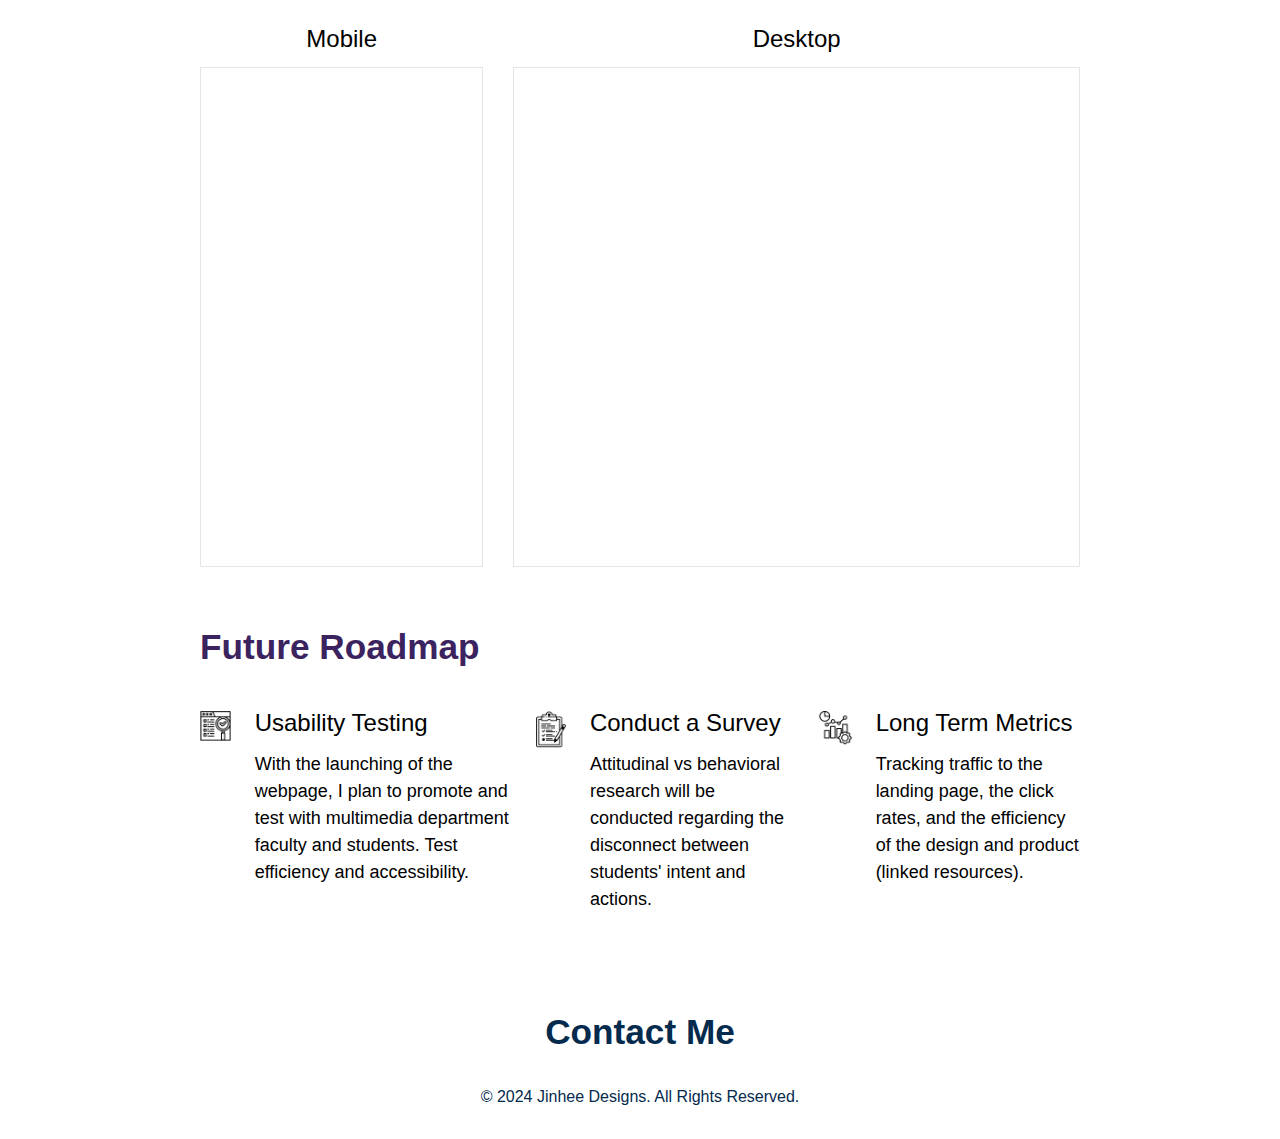
<file: project.html>
<!DOCTYPE html>
<html lang="en">
<head>
    <meta charset="UTF-8">
    <meta name="viewport" content="width=device-width,initial-scale=1.0">
    <link rel="stylesheet" href="global.css">
    <title>Multimedia Career Starter Kit</title>
</head>
<body>
    <header class="projectheader">
        <img src="assets/logo-icon.png" alt="Jinhee Designs logo symbol">
        <nav class="starterkit">
            <ul>
                <li><a href="index.html">Home</a></li>
                <li><a href="uxui.html">UX / UI</a></li>
                <li><a href="graphicdesign.html">Graphic Design</a></li>
                <li><a href="more.html">& more</a></li>
                <li><a href="contact.html">CONTACT ME</a></li>
            </ul>
        </nav>
    </header>
    <main>
        <div class="intro projectintro">
            <img src="assets/starterkit-intro.png" alt="">
            <div class="intro-text">
                <h1>Multimedia Career Starter Kit</h1>
                <h2>UX Research and UI Design Case Study</h2>
                <p>Quick access webpage to promote proactive career preparation at the CLU Multimedia Department</p>
            </div>
        </div>
        <div class="careerstarter">
            <div class="statement">
                <h2>Problem Statement</h2>
                <p>There is a growing concern at Cal Lutheran University of whether their multimedia students are connected to all the resources they need to succeed in their careers once they graduate.</p>
            </div>
            <div class="projectbackground">
                <div class="projectbacktext">
                    <h2>Background</h2>
                    <h3>Hypothesis</h3>
                    <p>An online platform that makes career resources easily accessible for multimedia students, hence encouraging students to become involved in career preparation earlier on in their college education. </p>
                    <h3>The Why</h3>
                    <p>The career development process for multimedia students at Cal Lutheran University can be especially challenging because multimedia is a wide and constantly evolving career field, with each niche area requiring a very specific set of skills, portfolios, and work experiences. Hence, a big challenge for the school is making sure their multimedia graduates are fully equipped and prepared to meet current employee expectations to succeed in the real world.<br>
                    In particular, an important question that arose was, “Do they have access to all the resources they need to successfully jump start their career?”</p>
                </div>
                <img src="assets/starterkit-background.png" alt="laptop with the CLU career services website on the screen">
            </div>
            <div class="research">
                <h2>Research</h2>
                <div class="research-methods">
                    <h3>Research Methodology</h3>
                    <h4>QUALITATIVE, ATTITUDINAL</h4>
                    <p>User Interviews</p>
                    <p>Affinity Mapping</p>
                    <p>Card Sorting</p>
                    <p>User Journey Maps</p>
                </div>
                <div class="researchtext">
                    <p>I interviewed 10 individuals at CLU: 5 multimedia students, 3 multimedia professors, and 2 career counselors to identify career resources at school and what steps students take towards their career.</p>
                    <h3>I asked questions about:</h3>
                    <ul>
                        <li>Student's career decisions</li>
                        <li>Career resources at CLU</li>
                        <li>Where students look for advice</li>
                        <li>Students' and employers' job expectations</li>
                        <li>Career concerns</li>
                    </ul>
                </div>
            </div>
            <div class="personas">
                <h3>Developed Personas From Research Data</h3>
                <div class="cards auto-grid">
                    <div class="card">
                        <img src="assets/jason.png" alt="young male college student">
                        <h4>Jason</h4>
                        <p><b>Occupation:</b> Multimedia major, freshman at CLU</p>
                        <p>Jason became interested in multimedia through a high school program that exposed him to the creative fields. He is now taking multimedia classes at CLU and discovering various career paths.</p>
                    </div>
                    <div class="card">
                        <img src="assets/vanessa.png" alt="young female college student">
                        <h4>Vanessa</h4>
                        <p><b>Occupation:</b> Multimedia major, junior at CLU</p>
                        <p>Vanessa always wanted to pursue art as a career, and she found that through multimedia. Now she has decided to pursue graphic design as her focus as she approaches her final year at school.</p>
                    </div>
                    <div class="card">
                        <img src="assets/frances.png" alt="middle aged female woman">
                        <h4>Frances</h4>
                        <p><b>Occupation:</b> Multimedia professor at CLU</p>
                        <p>Frances has been a faculty professor at CLU for 15 years and has many years of experience working professionally in the multimedia industry. Outside of teaching, she continues to work as a freelancer.</p>
                    </div>
                    <div class="card">
                        <img src="assets/devon.png" alt="male professional in his late 30s">
                        <h4>Devon</h4>
                        <p><b>Occupation:</b> Career Counselor at CLU</p>
                        <p>Devon has been working in CLU's Career Services for the past few years, with a history of expertise in providing career guidance to students and graduates from various colleges.</p>
                    </div>
                </div>
            </div>
            <div class="insights">
                <h2>Insights</h2>
                <div class="cards auto-grid" style="--min: 15ch">
                    <div class="card-noborder">
                        <img src="assets/career-services-icon.png" alt="resources icon">
                        <p>Students were aware of Career Services, but were not actively using it</p>
                    </div>
                    <div class="card-noborder">
                        <img src="assets/professionals-icon.png" alt="people connected icon">
                        <p>Students were most interested in talking to current professionals</p>
                    </div>
                    <div class="card-noborder">
                        <img src="assets/knowledge-icon.png" alt="person's mind icon">
                        <p>Students lacked knowledge of the real and specific career expectations</p>
                    </div>
                    <div class="card-noborder">
                        <img src="assets/portfolio-icon.png" alt="portfolio icon">
                        <p>A need for early involvement in career preparations (portfolios & resume)</p>
                    </div>
                    <div class="card-noborder">
                        <img src="assets/intent-behavior-icon.png" alt="intent vs behavior logo-icon">
                        <p>A disconnection studied between student intent and student behavior</p>
                    </div>
                </div>
            </div>
            <div class="userjourney">
                <div class="journeytext">
                    <h3>User Journey Map</h3>
                    <p>Through my findings, I identified the main user needs, and built various user journeys based on each: searching for career advice, getting a portfolio review, finding an internship.</p>
                    <h3>Observed Pain Points</h3>
                    <h4>TOO MANY TOUCH POINTS FOR STUDENTS</h4>
                    <p>Whether it is scavenging the school website for its resources or other online platforms advertising endless options, the current career development process results in too many open tabs and too much mental load for the student.</p>
                    <h4>MAKING AND MAINTAINING CONNECTION</h4>
                    <p>Students lacked proficiency in professional speech, and it led to valid concerns regarding professionals' responsiveness and inclinations to stay connected.</p>
                </div>
                <img src="assets/userjourney.png" alt="user journey map">
            </div>
            <div class="statement">
                <h2>Research Summary</h2>
                <p>While many career resources are available to multimedia students at CLU, they still struggle to achieve career readiness. Research shows that the increased mental burden in navigating the multitude of steps and facets involved in career development can be a deterrence. Hence, the process needs to be simplified for students.</p>
            </div>
            <div class="concept">
                <div class="concepttext">
                    <h2>Concept</h2>
                    <p>An straightforward, online career starter kit on the CLU website that contains all the resources multimedia majors need to jumpstart their career development.</p>
                    <p>With all resources in one space, it significantly reduces the number of touch points and mental load needed for students to take their necessary career building steps.</p>
                </div>
                <img src="assets/concepticon.png" alt="webpage coming out from a toolbox">
            </div>
            <div class="conceptaspects">
                <h3>The online starter kit will contain:</h3>
                <ul>
                    <li>Networking: direct links to alumni, guide on how to connect to them professionally</li>
                    <li>Quick access to school's career resources: career resource library, appointment button, faculty contacts</li>
                    <li>Everything needed to apply for jobs: job listings, interview prep, resume & cover letter guides and samples, great portfolio samples for niche creative fields</li>
                </ul>
            </div>
            <div class="process">
                <h2>Sitemap</h2>
                <img src="assets/sitemap.png" alt="sitemap for webpage navigation">
            </div>
            <div class="process">
                <h2>Sketches and Wireframes</h2>
                <img src="assets/starterkit-sketches-wireframes.png" alt="sketches and digital wireframes for webpage design">
            </div>
            <div class="final">
                <h2>Final Design</h2>
                <img src="assets/starterkitfinal.png" alt="">
            </div>
            <div class="prototype">
                <h2>Prototype</h2>
                <p>Interact with the prototypes below!</p>
                <div class="prototypeitems">
                    <div class="mobile">
                        <h3>Mobile</h3>
                        <iframe style="border: 1px solid rgba(0, 0, 0, 0.1);" width=100% height="500" src="https://www.figma.com/embed?embed_host=share&url=https%3A%2F%2Fwww.figma.com%2Fproto%2FKKa6DI5sQW9Cn9htq7Ff11%2F490-2%253A-CLU-Career-Support-Webpage-Project%3Ftype%3Ddesign%26node-id%3D336-176%26t%3DZma55hxrKpGOrKM3-1%26scaling%3Dscale-down%26page-id%3D336%253A172%26mode%3Ddesign%26hide-ui%3D1" allowfullscreen></iframe>
                    </div>
                    <div class="desktop">
                        <h3>Desktop</h3>
                        <iframe style="border: 1px solid rgba(0, 0, 0, 0.1);" width=100% height="500" src="https://www.figma.com/embed?embed_host=share&url=https%3A%2F%2Fwww.figma.com%2Fproto%2FKKa6DI5sQW9Cn9htq7Ff11%2F490-2%253A-CLU-Career-Support-Webpage-Project%3Ftype%3Ddesign%26node-id%3D336-571%26t%3DQ1q8wv8xCvRj6j9r-1%26scaling%3Dscale-down%26page-id%3D336%253A570%26mode%3Ddesign%26hide-ui%3D1" allowfullscreen></iframe>
                    </div>
                </div>
            </div>
            <div class="future">
                <h2>Future Roadmap</h2>
                <ul>
                    <li><img src="assets/usability.png"></li>
                    <li><h3>Usability Testing</h3>
                    <p>With the launching of the webpage, I plan to promote and test with multimedia department faculty and students. Test efficiency and accessibility.</p></li>
                    <li><img src="assets/survey.png"></li>
                    <li><h3>Conduct a Survey</h3>
                    <p>Attitudinal vs behavioral research will be conducted regarding the disconnect between students' intent and actions.</p></li>
                    <li><img src="assets/metrics.png"></li>
                    <li><h3>Long Term Metrics</h3>
                    <p>Tracking traffic to the landing page, the click rates, and the efficiency of the design and product (linked resources).</p></li>
                </ul>
            </div>
        </div>
    </main>
    <footer>
        <h2><a href="contact.html">Contact Me</a></h2>
        <p class="copyright">&copy; 2024 Jinhee Designs. All Rights Reserved.</p>
    </footer>
</body>
</html>
</file>
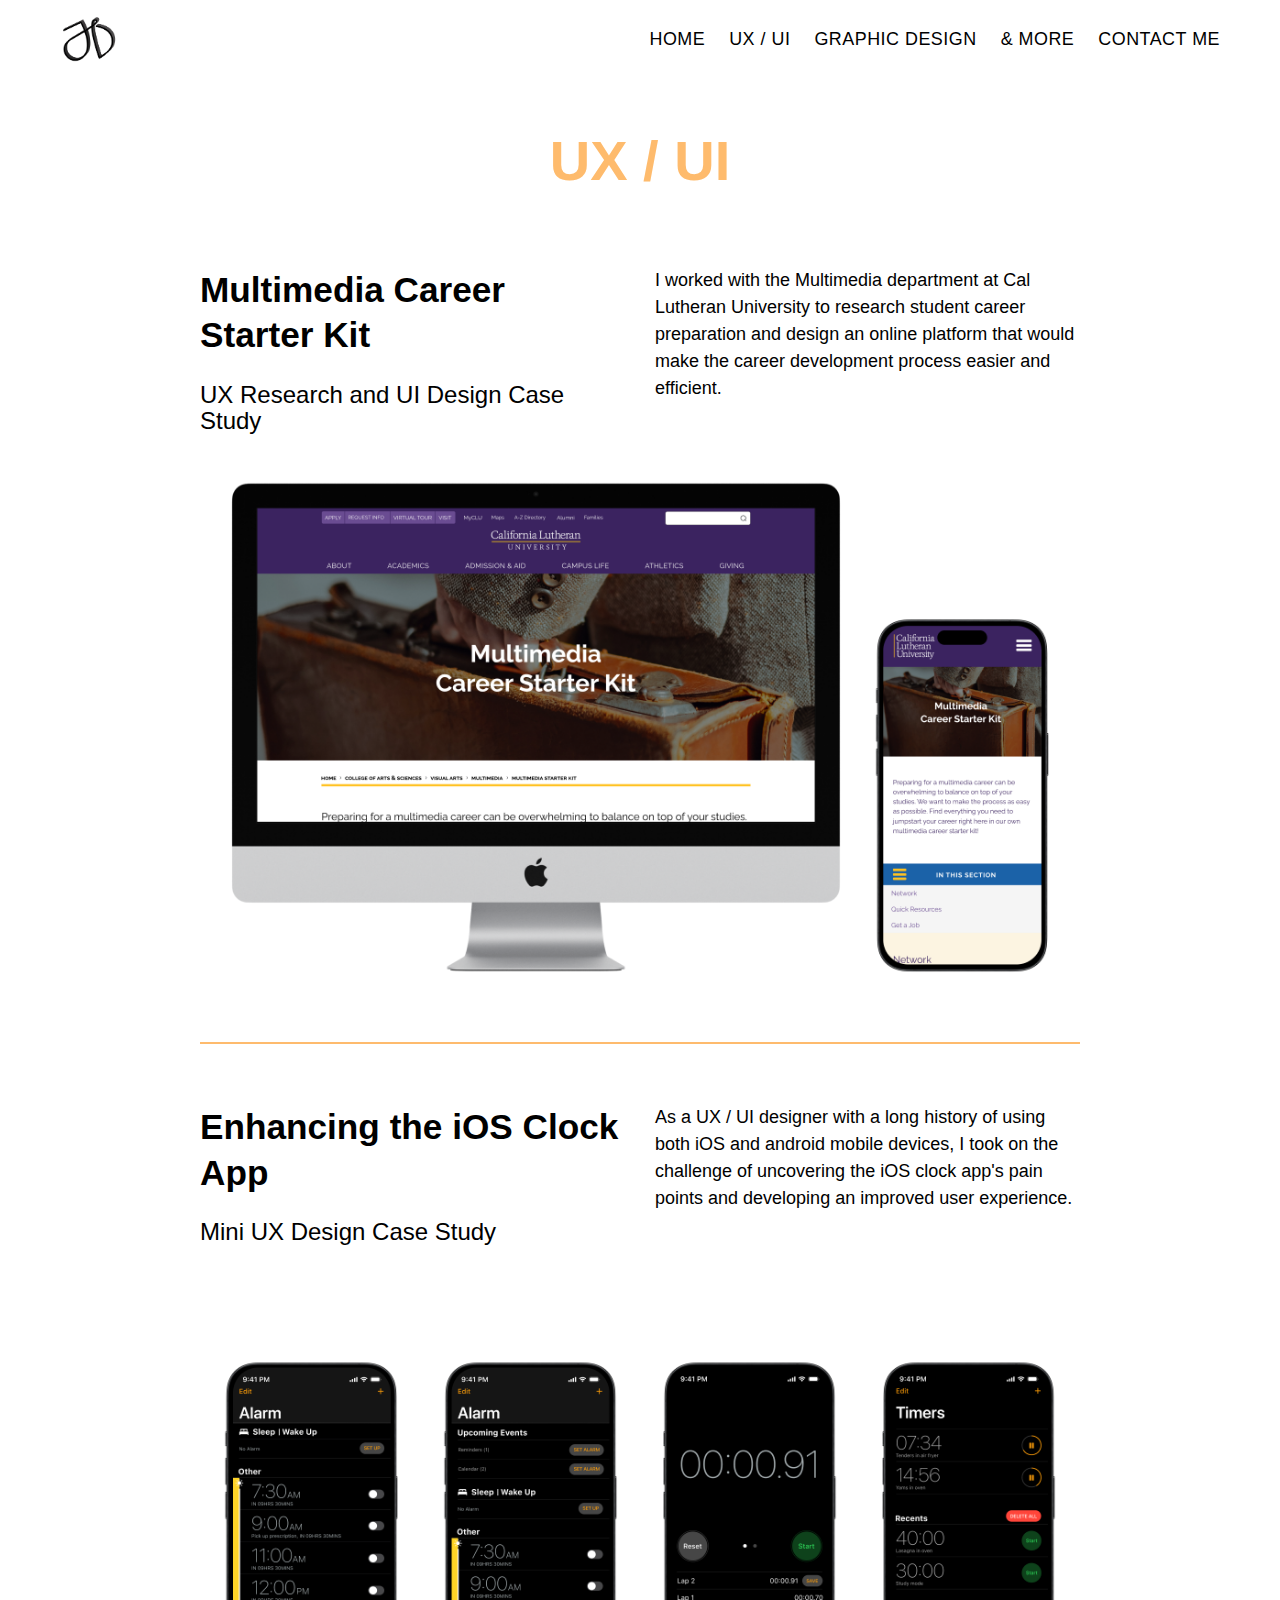
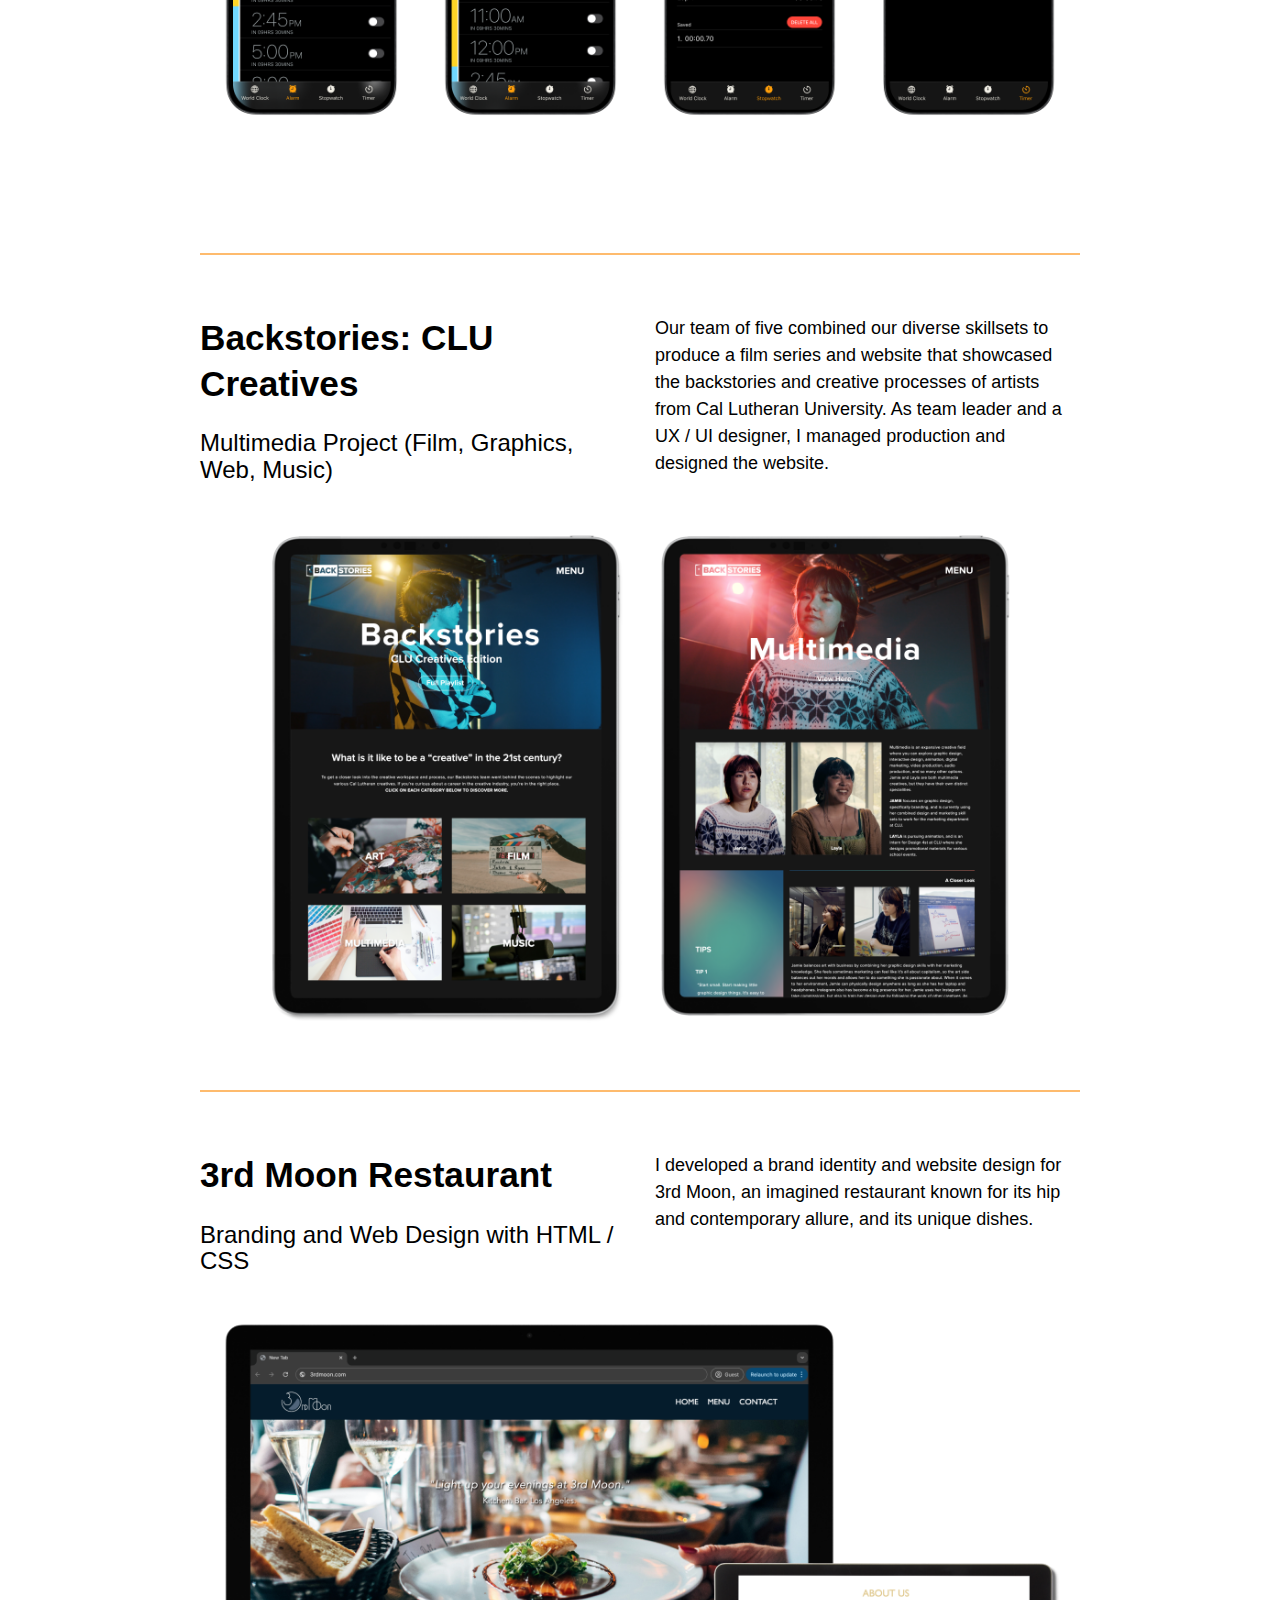
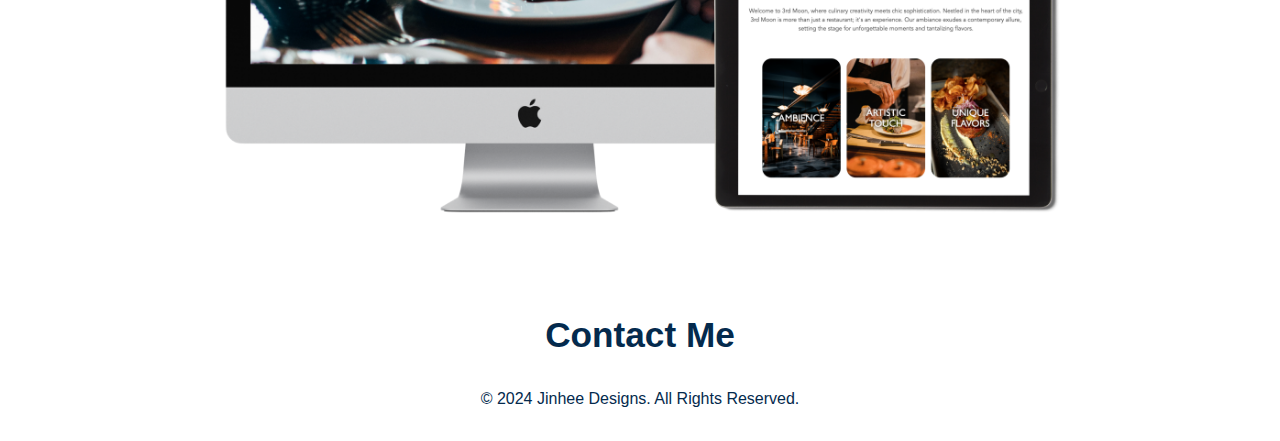
<file: uxui.html>
<!DOCTYPE html>
<html lang="en">
<head>
    <meta charset="UTF-8">
    <meta name="viewport" content="width=device-width,initial-scale=1.0">
    <link rel="stylesheet" href="global.css">
    <title>UX / UI Work</title>
</head>
<body>
    <header>
        <img src="assets/logo-icon.png" alt="Jinhee Designs logo symbol">
        <nav>
            <ul>
                <li><a href="index.html">Home</a></li>
                <li><a href="uxui.html">UX / UI</a></li>
                <li><a href="graphicdesign.html">Graphic Design</a></li>
                <li><a href="more.html">& more</a></li>
                <li><a href="contact.html">CONTACT ME</a></li>
            </ul>
        </nav>
    </header>
    <main>
        <div class="category">
            <h1>UX / UI</h1>
        </div>
        <div class="work">
            <div class="item">
                <div class="item-head">
                    <h2>Multimedia Career Starter Kit</h2>
                    <h3>UX Research and UI Design Case Study</h3>
                </div>
                <p>I worked with the Multimedia department at Cal Lutheran University to research student career preparation and design an online platform that would make the career development process easier and efficient.</p>
                <a href="multcareerstarter.html"><img src="assets/starterkit-thumb.png" alt="Multimedia Starter Kit Webpage Desktop and Mobile Prototype"></a>
            </div>
            <div class="item">
                <div class="item-head">
                    <h2>Enhancing the iOS Clock App</h2>
                    <h3>Mini UX Design Case Study</h3>
                </div>
                <p>As a UX / UI designer with a long history of using both iOS and android mobile devices, I took on the challenge of uncovering the iOS clock app's pain points and developing an improved user experience.</p>
                <a href="clockapp.html"><img src="assets/clockapp-thumb.png" alt="New iOS Clock App Prototype"></a>
                <!-- <a href="https://pitchdeck.hypermatic.com/slides/lvnenc7l38078/?token=TUpqZ2g4TCU4UipPZHQ=" target="_blank" rel="noopener noreferrer"><img src="assets/clockapp-thumb.png" alt="New iOS Clock App Prototype"></a> -->
            </div>
            <div class="item">
                <div class="item-head">
                    <h2>Backstories: CLU Creatives</h2>
                    <h3>Multimedia Project (Film, Graphics, Web, Music)</h3>
                </div>
                <p>Our team of five combined our diverse skillsets to produce a film series and website that showcased the backstories and creative processes of artists from Cal Lutheran University. As team leader and a UX / UI designer, I managed production and designed the website.</p>
                <a href="backstories.html"><img src="assets/backstories-thumb.png" alt="Backstories Multimedia Team Project Ipads Mockup"></a>
            </div>
            <div class="item">
                <div class="item-head">
                    <h2>3rd Moon Restaurant</h2>
                    <h3>Branding and Web Design with HTML / CSS</h3>
                </div>
                <p>I developed a brand identity and website design for 3rd Moon, an imagined restaurant known for its hip and contemporary allure, and its unique dishes.</p>
                <a href="3rdmoon.html"><img src="assets/3rdmoon-thumb.png" alt="Restaurant Website Desktop and iPad Mockup"></a>
            </div>
        </div>
    </main>
    <footer>
        <h2><a href="contact.html">Contact Me</a></h2>
        <p class="copyright">&copy; 2024 Jinhee Designs. All Rights Reserved.</p>
    </footer>
</body>
</html>
</file>
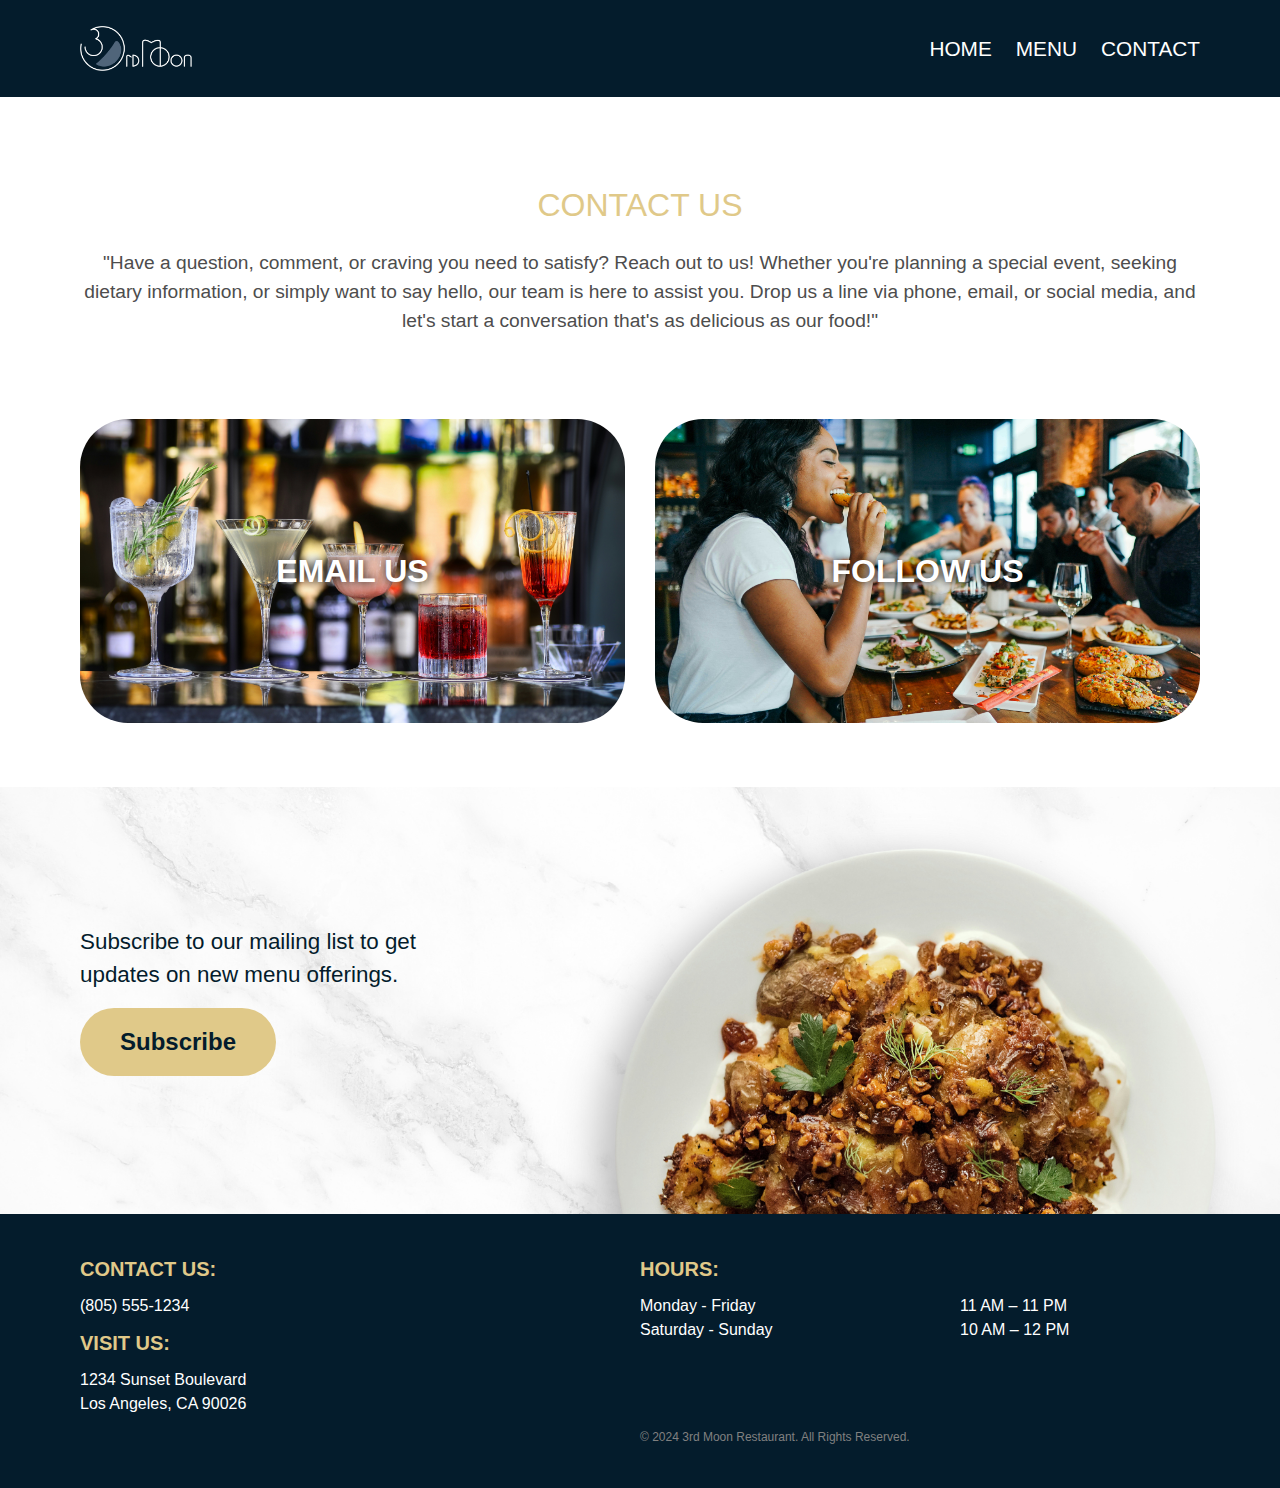
<file: 3rdmoon/contact.html>
<!DOCTYPE html>
<html lang="en-US">
    <head>
        <meta charset="utf-8">
        <title>3rd Moon Contact</title>
        <link rel="stylesheet" href="global.css">
    </head>
    <body>
        <div class="wrapper">
            <header>
                <img src="images/logo.png" alt="3rdmoonlogo">
                <nav>
                    <ul>
                        <li><a href="index.html">Home</a></li>
                        <li><a href="menu.html">Menu</a></li>
                        <li><a href="contact.html">Contact</a></li>
                    </ul>
                </nav>
            </header>
            <main>
                <div class="contact-head">
                    <h2>Contact Us</h2>
                    <p>"Have a question, comment, or craving you need to satisfy? Reach out to us! Whether you're planning a special event, seeking dietary information, or simply want to say hello, our team is here to assist you. Drop us a line via phone, email, or social media, and let's start a conversation that's as delicious as our food!"</p>
                </div>
                <div class="contact-buttons">
                    <a href="#">Email Us</a>
                    <a href="#">Follow Us</a>
                </div>
                <div class="mailing">
                    <div class="mail-content">
                        <h4>Subscribe to our mailing list to get updates on new menu offerings.</h4>
                        <a href="#">Subscribe</a>
                    </div>
                </div>
            </main>
            <footer>
                <address>
                    <h5>Contact us:</h5>
                    <a href="tel:8055551234">(805)&nbsp;555-1234</a><br/>
                    <h5>Visit us:<br/></h5>
                    <p>1234 Sunset Boulevard<br/> 
                    Los Angeles, CA 90026</p>
                </address>
                <div class="hours">
                    <h5>Hours:</h5>
                    <dl>
                        <dt>Monday - Friday</dt>
                        <dd>11 AM – 11 PM</dd>
                        <dt>Saturday - Sunday</dt>
                        <dd>10 AM – 12 PM</dd>
                    </dl>
                </div>
                <p class="copyright">&copy; 2024 3rd Moon Restaurant. All Rights Reserved.</p>
            </footer>
        </div>
    </body>
</html>
</file>
<file: global.css>
*, *::before, *::after {
    box-sizing: border-box;
}

:root {
    --primary-color: #febb6d;
    --point-color: #042a4d;
    --secondary-color: #ffe1c0;
}

body {
    background-color: white;
    line-height: 1.5;
    margin: 0;
    font-weight: normal;
    font-family: Avenir, sans-serif;
}

p {
    margin: 0;
    font-size: 18px;
}

h1, h2 {
    line-height: 1.1;
    margin-bottom: 15px;
    margin-top: 0;
}

h1 {
    font-size: 4rem;
    font-weight: 500;
}

/* .name {
    color:transparent;
    -webkit-text-stroke: 2px black;
    position: relative;
}

.name::before{
    content:"Hi, I'm Jinhee!";
    position: absolute;
    width: 0%;
    height: 100%;
    overflow: hidden;
    color: black;
    border-right: 2px solid black;
    transition: 1s ease-in-out;
}

.name:hover::before{
    width: 100%;
    filter: drop-shadow (0 0 25px black);
} */


h2 {
    font-size: 2.2rem;
    font-weight: 600;
    line-height: 1.3;
}

h3 {
    line-height: 1.1;
    margin-bottom: 15px;
    font-size: 1.5rem;
    font-weight: 400;
}


header {
    background-color: white;
    /* box-shadow: 0px 2px 8px rgba(143, 115, 83, 0.35);  */
    /* background-image: linear-gradient(135deg, var(--primary-color), #fad5aa, var(--primary-color)); */
    display: flex;
    flex-direction: row;
    justify-content: space-between;
    align-items: center;
    padding-left: 60px;
    padding-right: 60px;
    position: fixed;
    top: 0;
    width: 100%;
    z-index: 2;
}

header img {
    width: 5%;
    padding-top: 10px;
    padding-bottom: 10px;
}

img {
    width: 100%;
}

nav ul {
    list-style: none;
    display: flex;
    flex-direction: row;
    justify-content: space-between;
    text-transform: uppercase;
    column-gap: 1.5rem;
    font-weight: 500;
    font-size: 1.12rem;
    letter-spacing: 0.5px;
}

nav a:link {
    color: black;
    text-decoration: none;
}

nav a:visited {
    color: black;
}

nav a:hover {
    color: var(--primary-color);
}

nav a:active {
    font-weight: 700;
}

.intro {
    background-color: white;
    padding: 200px;
    padding-top: 170px;
    padding-bottom: 160px;
}

.intro-box {
    display: grid;
    grid-template-columns: 1fr 1fr;
    gap: 30px;
}

.intro-text {
    align-content: center;
}

.intro-text h1{
    color: var(--primary-color);
    margin-bottom: 0;
}

.intro-text p {
    padding-top: 10px;
}

.intro-text h2 {
    padding-top: 10px;
    font-weight: 500;
    padding-bottom: 30px;
}

h1 {
    font-size: 3.5rem;
    font-weight: 600;
}

h2 {
    font-size: 2.2rem;
    font-weight: 600;
    line-height: 1.3;
}

h3 {
    font-size: 1.5rem;
    font-weight: 400;
}

h4 {
    font-weight: 400;
}

.background {
    display: grid;
    grid-template-columns: 1fr 1fr;
    background-color: var(--primary-color);
    padding: 50px;
    gap: 30px;
}

.intro, .background, .work {
    padding-left: 200px;
    padding-right: 200px;
}

.work {
    padding-bottom: 60px;
}

.background-intro {
    grid-area: 1 / 1 / 2 / 2;
}

.background-body ul {
    padding-left: 10px;
    margin-top: 0;
}

.background-body p:nth-child(2) {
    padding-top: 20px;
    padding-bottom: 10px;
}

.background-body li {
    padding: 5px;
}

.lefttext {
    text-align: right;
}

.item {
    display: grid;
    grid-template-columns: 1fr 1fr;
    margin-top: 60px;
    gap: 30px;
    padding-top: 60px;
    border-top: 2px solid var(--primary-color); 
}

.item:nth-child(1) {
    margin-top: 0;
    border: 0;
}

.item a {
    border-radius: 30px;
    transition: scale 250ms;
    z-index: 1;
}

.item a:hover {
    /* box-shadow: 0 4px 8px rgba(0,0,0,0.5); */
    /* filter: drop-shadow(0px 4px rgba(0,0,0,0.5)); */
    scale: 1.05;/
    /* padding: 15px; */
}

.questions-video {
    width: 100%;
    grid-column: 1 / -1;
}

.questions-video:hover {
    border-radius: 30px;
}

.item-head {
    grid-area: 1 / 1 / 2 / 2;
}

.item a {
    grid-area: 2 / 1 / 2 / 3;
}

.item p {
    margin-top: 0;
}

footer {
    /* border-top: 4px solid var(--point-color); */
    color: var(--point-color);
    padding: 30px;
    text-align: center;
}

footer h2 {
    padding-bottom: 15px;
}

footer a:link {
    text-decoration: none;
    color: var(--point-color);
}

footer a:visited {
    color: black;
}

footer a:hover {
    color: var(--primary-color);
}

footer a:active {
    font-weight: 700;
}

footer p{
    font-size: 1rem;
}

.contactpage{
    background-color: white;
}

.contactpage header{
    background-color: var(--primary-color);
}

.contactpage nav a:hover {
    color: white;
}

.contact {
    display: grid;
    grid-template-columns: 1fr 1fr;
    padding-top: 300px;
    padding-bottom: 200px;
    padding-left: 300px;
    padding-right: 300px;
}

.contact-head {
    grid-area: 1 / 1 / 2 / 2;
    text-align: right;
    border-right: 3px solid;
    padding-right: 45px;
}

.contact h1 {
    font-weight: 500;
    margin: 0;
    margin-bottom: 15px;
}

.contact ul {
    list-style: none;
    font-size: 2rem;
    margin: 0;
}

.contact li {
    margin-bottom: 30px;
}

.contact li:nth-child(2) {
    margin-bottom: 0;
}

/* .contact li:nth-child(3) {
    margin-bottom: 0;
} */

.contact a:link {
    color: black;
    text-decoration: none;
}

.contact a:visited {
    color: black;
}

.contact a:hover {
    color: var(--primary-color);
}

.contact a:active {
    font-weight: 500;
}

.category {
    background-color: white;
    text-align: center;
    padding-top: 130px;
    padding-left: 300px;
    padding-right: 300px;
}

.category h1{
    color: var(--primary-color);
}

.projectintro {
    background-image: linear-gradient(135deg, #E5DDEB, white, #E5DDEB);
}

.projectheader {
    background-color: white;
}

.starterkit ul a:hover {
    color: var(--primary-color);
}


.statement, .projectbackground, .research, .personas, .insights, .userjourney, .concept, .conceptaspects, .process, .final, .prototype, .future {
    padding-left: 200px;
    padding-right: 200px;
}

.careerstarter h2 {
    color: #3B2360;
    padding: 0;
}

.statement {
    text-align: center;
    padding-top: 80px;
    padding-bottom: 80px;
}

.projectbackground, .userjourney, .concept {
    display: grid;
    grid-template-columns: 1fr 1fr;
    gap: 30px;
    background-color: #E5DDEB;
    padding-top: 50px;
    padding-bottom: 50px;
}

.projectbacktext {
    grid-area: 1 / 2 / 2 / 3;
}

.projectbackground img {
    grid-area: 1 / 1 / 2 / 2;
    max-width: 100%;
    align-content: center;
}

.research {
    display: grid;
    grid-template-columns: 1fr 1fr;
    gap: 30px;
    background-image: url("assets/q.png");
    background-size: contain;
    background-repeat: no-repeat;
    background-position: center center;
    background-size: 200px;
}

.research h2 {
    grid-column: 1 / 3;
    margin: 0;
    margin-top: 50px;
    padding: 0;
}

.research-methods {
    grid-area: 2 / 1 / 2 / 2;
    text-align: center;
    background-image: linear-gradient(135deg, #E5DDEB, white, #E5DDEB);
    align-content: center;
    border-radius: 30px;
    box-shadow: 0 4px 8px rgba(0,0,0,0.3);
}

.researchtext {
    grid-area: 2 / 2 / 3 / 3;
}

.personas {
    margin-top: 30px;
    margin-bottom: 80px;
}

.personas h3 {
    font-weight: 600;
    text-align: center;
    margin-top: 50px;
    color: #3B2360;
}

.cards {
    /* display: flex;
    flex-wrap: wrap; */
    gap: 20px;
}

.cards h4 {
    text-transform: uppercase;
    font-weight: 600;
    color: #3B2360;
    font-size: 20px;
    margin-top: 0;
    margin-bottom: 10px;
    padding-top: 10px;
}

.cards p {
    font-size: 14px;
    /* text-align: left; */
    padding-top: 5px;
    text-wrap: pretty;
}

.card {
    /* flex: 0 1 23%; */
    background-color: white;
    border-radius: 30px;
    box-shadow: 0 4px 8px rgba(0,0,0,0.3);
    text-align: center;
    padding: 30px;
}


.card > img {
    aspect-ratio: 1:1;
    object-fit: cover;
    width: 100%;
}

.insights {
    background-color: #E5DDEB;
    padding-top: 50px;
}

.card-noborder {
    flex: 1 0 0;
    padding: 20px;
    margin: 0;
    text-align: center;
}

.userjourney img {
    grid-area: 1 / 1 / 2 / 2;
}

.journeytext h3:nth-child(1) {
    margin-top: 0;
}

.concept p {
    font-size: 1.3rem;
    padding-top: 20px;
}

.conceptaspects {
    background-color: #E5DDEB;
    padding-bottom: 50px;
}

.conceptaspects h3 {
    margin-top: 0;
}

.conceptaspects ul {
    list-style: none;
    display: flex;
    flex-direction: row;
    justify-content: space-between;
    column-gap: 1.5rem;
    padding: 0;
}

.conceptaspects li {
    width: 100%;
}

.conceptaspects li:nth-child(1) {
    border-right: 2px solid black;
    padding-right: 10px;
}

.conceptaspects li:nth-child(2) {
    border-right: 2px solid black;
    padding-right: 10px;
}

.process {
    padding-top: 50px;
    padding-bottom: 50px;
} 

.final {
    background-image: linear-gradient(135deg, #FCF8EC, white, #E5DDEB);
    padding-top: 50px;
    padding-bottom: 50px;
    text-align: center;
}

.prototype h2 {
    text-align: center;
    padding-top: 50px;
}

.prototype p {
    text-align: center;
}

.prototypeitems {
    display: grid;
    grid-template-columns: 1fr 2fr;
    gap: 30px;
    text-align: center;
}

.mobile {
    grid-area: 1 / 1/ 2 / 2;
}

.desktop {
    grid-area: 1 / 2/ 2 / 3;
}

.iframe {
    width: 100%;
}

.future {
    padding-top: 50px;
    padding-bottom: 50px;
}

.future ul {
    list-style: none;
    display: flex;
    flex-direction: row;
    justify-content: space-between;
    column-gap: 1.5rem;
    padding: 0;
}

.future img {
    padding-top: 25px;
}

.soon{
    background-color: var(--secondary-color);
    padding: 260px;
    padding-top: 300px;
    padding-bottom: 250px;
    font-style: italic;
    text-transform: uppercase;
}

.soon h1{
    font-size: 1.5rem;
    font-weight: 400;
    text-align: center;
}

.detail{
    position: relative;
    overflow: hidden;
    width: 100%;
    padding-top: 56.25%;
}

.responsive-iframe{
    position: absolute;
    top: 100px;
    left: 10%;
    bottom: 0;
    right: 0;
    width: 80%;
    height: 77%;
    border: none;
    border-radius: 30px;
    box-shadow: 0 0 6px rgba(0,0,0,0.35);
}

@media screen and (max-width: 1000px) {
    .intro, .background, .work, .contact, .category, .statement, .projectbackground, .research, .personas, .insights, .userjourney, .concept, .conceptaspects, .process, .final, .prototype, .future {
        padding-left: 80px;
        padding-right: 80px;
    }
}

@media screen and (max-width: 800px) {

    header {
        padding-top: 10px;
        padding-bottom: 10px;
        gap: var(--spacing-narrow);
        flex-direction: column;
        align-items: center;
        position: relative;
        padding: 10px;
    }

    nav ul {
        display: flex;
        flex-direction: row;
        justify-content: space-between;
        padding-left: 0;
    }

    nav li {
        padding-top: 8px;
    }

    header img {
        width: 13%;
        padding: 0;
    }

    .intro, .background, .work, .category, .userjourney {
        display: grid;
        grid-template-columns: 1fr;
        padding: 0;
        padding-top: 30px;
        padding-left: 40px;
        padding-right: 40px;
        gap: 0;
    }

    .projectbackground  {
        grid-template-columns: 1fr;
    }

    .projectbackground img {
        grid-area: 1 / 1 / 2 / 2;
        width: 100%;   
    }

    .projectbacktext {
        grid-area: 2 / 1 / 2 / 2;
    }


    .statement, .concept, .conceptaspects, .process, .personas, .final, .prototype, .future {
        padding-left: 40px;
        padding-right: 40px;
    }


    .concept {
        display: block;
    }

    .concept img {
        max-width: 100%;
    }

    .conceptaspects ul {
        flex-direction: column;
    }

    .conceptaspects li {
        padding-top: 10px;
        padding-bottom: 10px;
    }

    .conceptaspects li:nth-child(1) {
        border: 0;
        border-bottom: 2px solid black;
        padding-right: 0;
    }
    
    .conceptaspects li:nth-child(2) {
        border: 0;
        border-bottom: 2px solid black;
        padding-right: 0;
    }

    .future ul {
        flex-direction: column;
        text-align: center;
    }

    .future img {
        width: 10%;
    }
    
    .background {
        text-align: center;
        padding-top: 40px;
        padding-bottom: 40px;
    }

    .background-body ul, .ulheader {
        text-align: left;
    }

    .intro-text {
        text-align: center;
        grid-area: 2 / -1;
        padding-top: 40px;
        padding-bottom: 40px;
    }

    .intro video {
        grid-area: 1 / -1;
    }

    .work {
        padding-top: 0;
        padding-bottom: 30px;
    }

    .item {
        display: flex;
        flex-direction: column;
        gap: 0;
        text-align: center;
    } 

    .research {
        display: flex;
        flex-direction: column;
        gap: 0;
        background-image: none;
    }

    .research h2 {
        padding-bottom: 20px;
    }

    .research-methods {
        padding: 20px;
    }

    .research-methods h3 {
        margin-top: 0;
    }

    .researchtext {
        padding-top: 30px;
    }

    h1 {
        font-size: 3rem;
    }

    h2 {
        font-size: 1.8rem;
        text-align: center;
    }

    h3 {
        font-size: 20px;
    }

    .item p {
        margin-bottom: 30px;
    }

    p {
        font-size: 16px;
    }

    .journeytext {
        padding-top: 30px;
        border-top: 2px solid black;
        text-align: left;
    }

    .userjourney img {
        grid-area: 2 / 1;
        padding-top: 20px;
        padding-bottom: 50px;
    }

    .prototypeitems {
        display: flex;
        flex-direction: column;
        text-align: center;
    }

    .contact {
        display: grid;
        grid-template-columns: 1fr;
    }

    .contact-head {
        border: 0;
        border-bottom: 3px solid;
        text-align: center;
        padding: 0;
        padding-bottom: 20px;
    }

    .contact ul {
        text-align: center;
        padding: 0;
        padding-top: 20px;
    }

    .contact li {
        margin-bottom: 10px;
    }

    .detail{
        margin-top: 0;
    }

    .responsive-iframe {
        top: 0;
        left: 0;
        bottom: 0;
        right: 0;
        width: 100%;
        height: 100%;
        box-shadow: none;
        border-radius: 0;
    }
}


@media screen and (max-width: 600px) {

    header {
        flex-direction: row;
        justify-content: space-between;
        box-shadow: 0 4px 8px rgba(0,0,0,0.2);
        padding: 20px;
        padding-top: 5px;
        padding-bottom: 5px;
    }

    header img {
        width: 35%;
    }
    
    nav ul {
        display: flex;
        flex-direction: column;
        text-align: right;
    }

    .intro-box {
        display: grid;
        grid-template-columns: 1fr;
        row-gap: none;
        column-gap: 0;
    }
}

.auto-grid {
    --min: 20ch;

    display: grid;
    grid-template-columns: repeat(auto-fit, minmax(var(--min), 1fr));
    gap: 20px;
}
</file>
<file: 3rdmoon/global.css>
*, *::before, *::after {
    box-sizing: border-box;
}

:root {
    --primary-color: #041c2c;
    --secondary-color: #e0c989;
    --head-font: 'Gill Sans', 'Gill Sans MT', Calibri, 'Trebuchet MS', sans-serif;
    --body-font: Avenir, Helvetica, Arial, sans-serif;
    --spacing: 80px;
}

body {
    background-color: var(--primary-color);
    line-height: 1.5;
    margin: 0;
    display: grid;
}

.wrapper {
    font-family: var(--head-font);
    background-color: white;
    font-weight: normal;
}

h1, h2, h3 {
    line-height: 1.1;
    font-weight: normal;
}

header {
    background-color: var(--primary-color);
    color: white;
    display: flex;
    flex-direction: row;
    justify-content: space-between;
    align-items: center;
    padding-left: 80px;
    padding-right: 80px;
}

header img {
    width: 10%;
    padding-top: 26px;
    padding-bottom: 26px;
}

nav ul {
    list-style: none;
    display: flex;
    flex-direction: row;
    justify-content: space-between;
    column-gap: 1.5rem;
    text-transform: uppercase;
    font-weight: normal;
    font-size: 1.3rem;
    padding-left: 0;
}

nav a:link {
    color: white;
    text-decoration: none;
}

nav a:visited {
    color: white;
}

nav a:hover {
    color: var(--secondary-color);
}

nav a:active {
    font-weight: 500;
}

.hero-image {
    aspect-ratio: 16 / 9;
    background-image: url("images/platedtable.jpg");
    background-size: cover;
    background-position: center;
    text-align: center;
    display: grid;
    place-content: center;
    color: white;
    text-shadow: 2px 2px 3px rgb(0, 0, 0);
    font-family: var(--body-font);
}

.hero-image h2 {
    color: white;
    margin-bottom: 10px;
    text-transform: normal;
    font-style: italic;
    letter-spacing: .02em;
    font-size: 1.8rem;
    margin-top: 0;
}

.hero-image p {
    font-size: 1.3rem;
    margin-top: 0;
    margin-bottom: 300px;
}

.about-us, .menu-head, .contact-head {
    padding-left: 80px;
    padding-right: 80px;
    padding-top: 4rem;
    padding-bottom: 4rem;
    text-align: center;
}

.about-us h2, .menu-head h2, .contact-head h2 {
    font-size: 2rem;
    text-transform: uppercase;
    color: var(--secondary-color);
}

.about-us p, .menu-head p, .contact-head p {
    font-family: var(--body-font);
    font-size: 1.2rem;
    font-weight: thin;
    color: #4d4d4d;
}

footer {
    padding-left: 80px;
    padding-right: 80px;
    padding-top: 30px;
    padding-bottom: 30px;
    background-color: var(--primary-color);
    color: white;
    display: grid;
    grid-template-columns: repeat(2, 1fr);
    font-family: var(--body-font);
}

address, .hours {
    line-height: 1.5;
    color: var(--secondary-color);
    font-style: normal;
    font-size: 16px;
    color: var(--secondary-color);
    margin: 0;
}

.hours h5, address h5 {
    color: var(--secondary-color);
    margin-bottom: 10px;
    margin-top: 10px;
    text-transform: uppercase;
    font-size: 20px;
}

address p, .hours dl {
    margin: 0;
    color: white;
}

address a:link {
    color: white;
    text-decoration: none;
}

address a:visited {
    color: white;
}

address a:hover {
    color: var(--secondary-color);
}

address a:active {
    font-weight: bold;
}

.copyright {
    grid-column: 2 / 3;
    color: gray;
    font-size: 12px;
}

dl {
    display: grid;
    grid-template-columns: 1fr 1fr;
}

.features {
    display: grid;
    margin-left: 70px;
    margin-right: 70px;
    margin-bottom: 4rem;
    grid-template-columns: 1fr 1fr 1fr;
}

.features h3 {
    aspect-ratio: 4/6;
    background-size: cover;
    background-position: center;
    text-align: center;
    padding: 30px;
    margin-top: 0;
    margin-bottom: 0;
    margin-left: 10px;
    margin-right: 10px;
    place-content: center;
    color: white;
    font-size: 2rem;
    text-transform: uppercase;
    text-shadow: 0 0 10px black;
    border-radius: 30px;
}

.features h3:nth-child(1) {
    grid-column: 1 / 2;
    background-image: url("images/location.jpg");
}

.features h3:nth-child(2) {
    grid-column: 2 / 3;
    background-image: url("images/sprinkle.jpg");
}

.features h3:nth-child(3) {
    grid-column: 3 / 4;
    background-image: url("images/beeftartare.jpg");
}

.mailing {
    display: grid;
    grid-template-columns: 2fr 3fr;
    background-image: url("images/mailing.png");
    aspect-ratio: 3/1;
    background-size: cover;
    background-position: bottom;
    place-content: center;
    padding: 30px;
    padding-left: 80px;
}

.mailing h4 {
    font-family: var(--body-font);
    padding: 0;
    color: var(--primary-color);
    font-weight: normal;
    font-size: 1.4rem;
    margin: 0;
    margin-bottom: 1rem;
    text-wrap: balance;
}

.mailing a {
    font-family: var(--body-font);
    font-weight: bold;
    text-decoration: none;
    display: inline-block;
    color: #041c2c;
    font-size: 1.5rem;
    background-color: var(--secondary-color);
    padding: 1rem 2.5rem;
    border-radius: 3rem;
}

.mailing a:hover {
    box-shadow: 0 3px 6px rgba(0,0,0,0.35);
}

.drinks, .savory, .sweet {
    display: grid;
    grid-template-columns: 1fr 1fr;
    grid-template-rows: 1fr;
    background-color: var(--secondary-color);
    /* border-bottom: thin solid var(--primary-color); */
}

.menulist h3 {
    max-width: 100%;
    background-size: cover;
    background-position: center;
    text-align: center;
    margin: 0;
    place-content: center;
    color: white;
    font-size: 3rem;
    text-transform: uppercase;
    text-shadow: 0 0 10px black;
}

.drinks h3 {
    grid-column: 1 / 2;
    background-image: url("images/cocktail.jpg");
}

.drinks h4 {
    font-family: var(--body-font);
    font-size: 2rem;
    font-weight: bold;
    margin-bottom: 0;
    margin-top: 0;
    text-align: center;
    color: var(--primary-color);
}

.beer {
    padding-top: 30px;
}

.savory h3 {
    grid-column: 2 / 3;
    grid-row: 1 / 2;
    background-image: url("images/scallop2.jpg");
}

.sweet h3 {
    grid-column: 1 / 2;
    background-image: url("images/cherrymeringue.jpg");
    color: var(--primary-color);
    text-transform: uppercase;
    text-shadow: 0 0 10px white;
}

.menulist ul {
    list-style: none;
    padding: 30px;
    margin: 0;
}

.menulist li {
    /* list-style: none; */
    text-align: center;
    padding: 0;
    font-size: 1rem;
    margin: 0;
    font-family: var(--body-font);
}

.menulist h5 {
    color: var(--primary-color);
    font-size: 1.1rem;
    font-style: italic;
    margin: 0;
    margin-top: 10px;
}

.menulist p {
    margin-top: 0;
    margin-bottom: 15px;
}

.drinks ul {
    padding-top: 80px;
    padding-bottom: 80px;
}

.sweet ul {
    padding-top: 348px;
    padding-bottom: 348px;
}

.contact-buttons {
    display: grid;
    grid-template-columns: 1fr 1fr;  
    margin-top: 0;
    margin-left: 80px;
    margin-right: 80px;
    margin-bottom: 64px;
    column-gap: 30px;
    text-align: center;
    color: white;
}

.contact-buttons a:nth-child(1) {
    grid-column: 1 / 2;
    background-image: url("images/cocktails.jpg");
    background-size: cover;
    background-position: bottom;
}

.contact-buttons a:nth-child(2) {
    grid-column: 2 / 3;
    background-image: url("images/eating.jpg");
    background-size: cover;
    background-position: center center;
}

.contact-buttons a {
    font-family: var(--body-font);
    font-weight: bold;
    text-decoration: none;
    display: inline-block;
    color: white;
    background-color: var(--secondary-color);
    padding: 8rem 2.5rem;
    border-radius: 3rem;
    font-size: 2rem;
    text-transform: uppercase;
    text-shadow: 0 0 10px black;
}

.contact-buttons a {
    font-family: var(--body-font);
    font-weight: bold;
    text-decoration: none;
    display: inline-block;
    color: white;
    padding: 8rem 2.5rem;
    border-radius: 3rem;
    font-size: 2rem;
    text-transform: uppercase;
    text-shadow: 0 0 10px black;
}

.contact-buttons a:hover {
    box-shadow: 0 4px 8px rgba(0,0,0,0.5);
}

@media screen and (min-width: 1100px) {
    .about-us, .menu-head {
        margin-left: 120px;
        margin-right: 120px;
    }
    
    .hero-image {
        aspect-ratio: 2.13/1;
    }
}

@media screen and (max-width: 1000px) {
    .drinks, .savory, .sweet {
        display: grid;
        grid-template-columns: 1fr;
    }

    .menulist h3 {
        aspect-ratio: 4/3;
    }

    .savory h3 {
        grid-column: 1 / 2;
    }

    header, footer, .about-us, .menu-head {
        padding-left: 30px;
        padding-right: 30px;
    }

    header img {
        width: 15%;
        padding-top: 20px;
        padding-bottom: 20px;
    }


}

@media screen and (max-width: 800px) {
    
    .features {
        display: flex;
        flex-direction: column;
        margin-left: 20px;
        margin-right: 20px;
        row-gap: 20px;

    }

    .features h3 {
        aspect-ratio: 4/3;
        grid-column: 1 / 2;
    }

    .contact-buttons {
        display: flex;
        flex-direction: column;
        margin-left: 30px;
        margin-right: 30px;
        row-gap: 20px;
    }

    .mailing {
        padding-left: 30px;
    }

    .mailing h4 {
        font-size: 1.2rem;
    }

    .mailing a {
        font-size: 1rem;
        padding: 0.7rem 2rem;
        border-radius: 2rem;
    }

    .hero-image {
        text-shadow: 0 0 8px rgb(0, 0, 0);
    }

    .hero-image h2 {
        font-size: 1.3rem;
    
    }
    
    .hero-image p {
        font-size: 1rem;
        margin-bottom: 200px;
    }
}

@media screen and (max-width: 600px) {

    header {
        padding-top: 10px;
        padding-bottom: 10px;
        gap: var(--spacing-narrow);
        flex-direction: column;
        align-items: center;
    }

    nav ul {
        display: flex;
        flex-direction: row;
        justify-content: space-between;
    }

    h1 {
        margin: 10px;
        font-size: 4rem;
    }
    
    header img {
        width: 40%;
        padding-top: 20px;
        padding-bottom: 10px;
    }
}

/* empty commit */
</file>
